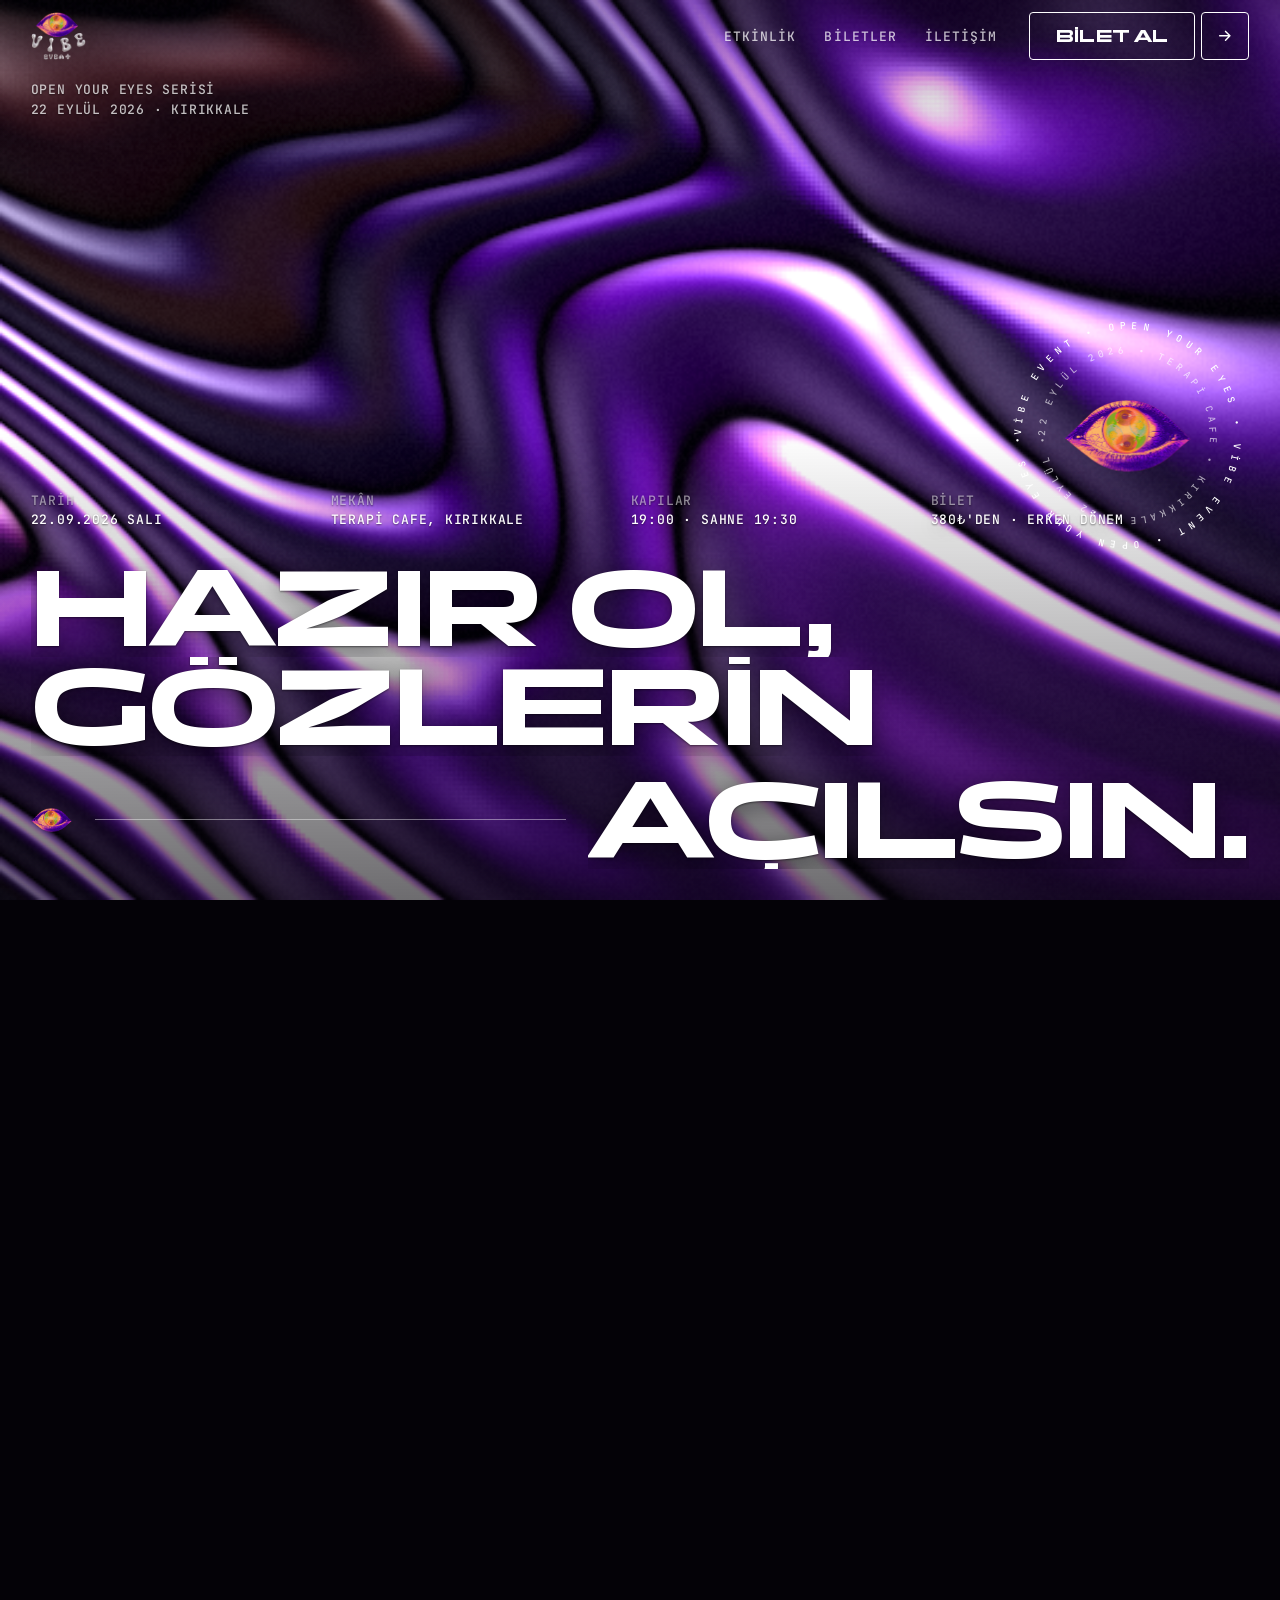
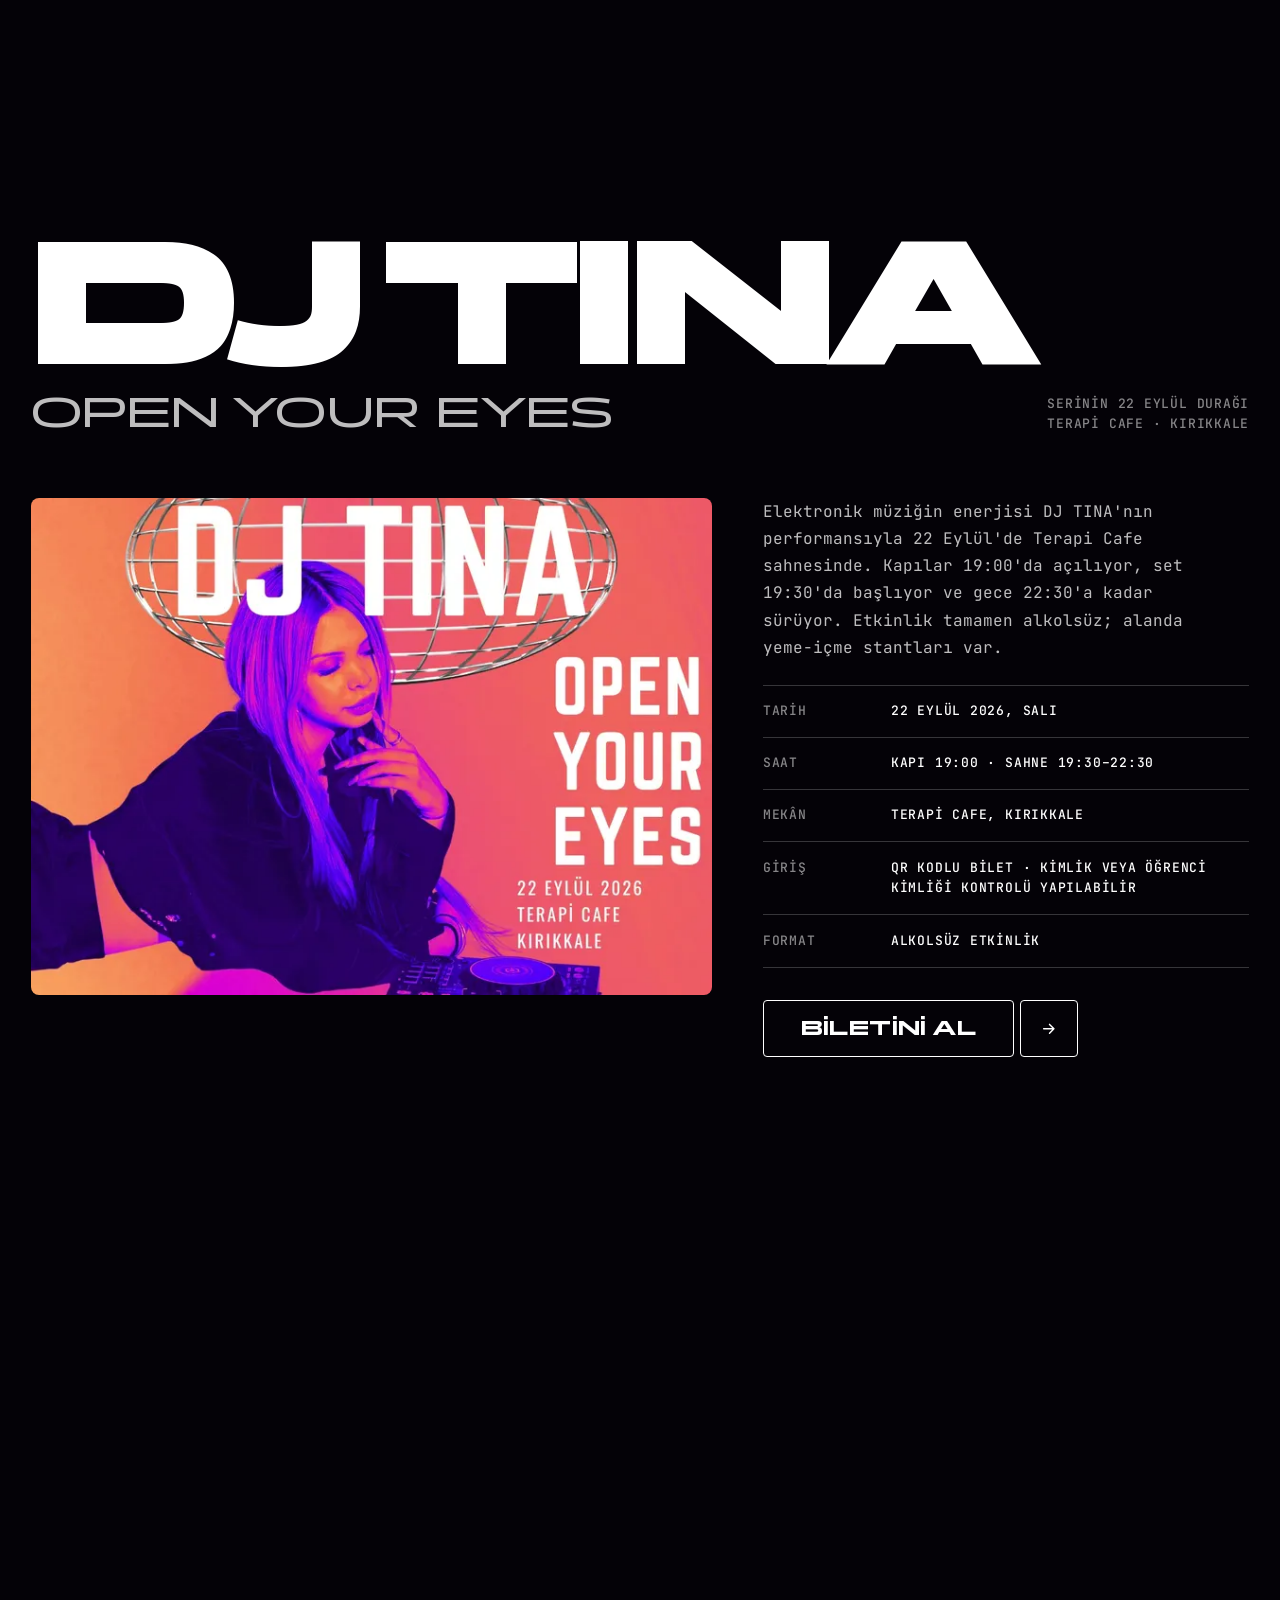
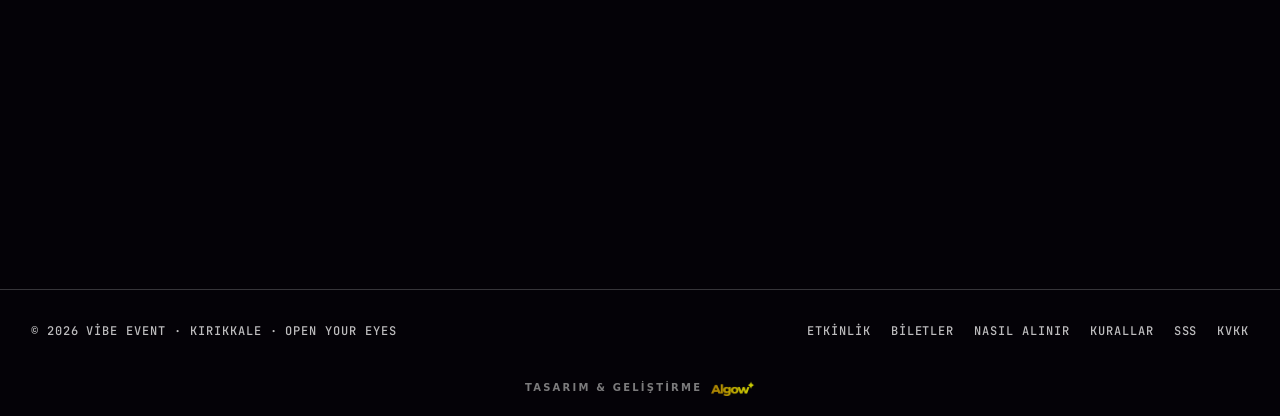
<file: index.html>
<!doctype html>
<html lang="tr">
<head>
<meta charset="utf-8">
<meta name="viewport" content="width=device-width,initial-scale=1">
<title>Vibe Event · Kırıkkale'de müzik, dans ve iyi enerji</title>
<meta name="description" content="Vibe Event, Kırıkkale'de alkolsüz ve enerjisi yüksek elektronik müzik geceleri düzenler. Open Your Eyes serisinin 22 Eylül 2026 durağında DJ TINA Terapi Cafe sahnesinde. Biletin QR kodlu olarak e-postana gelir.">
<meta name="theme-color" content="#040207">
<link rel="icon" type="image/png" sizes="32x32" href="assets/img/favicon-32.png">
<link rel="icon" type="image/png" sizes="512x512" href="assets/img/favicon-512.png">
<link rel="apple-touch-icon" href="assets/img/apple-touch-icon.png">
<link rel="manifest" href="site.webmanifest">
<meta property="og:type" content="website">
<meta property="og:locale" content="tr_TR">
<meta property="og:site_name" content="Vibe Event">
<meta property="og:title" content="Vibe Event · DJ TINA – Open Your Eyes · 22 Eylül 2026, Kırıkkale">
<meta property="og:description" content="Kırıkkale'de alkolsüz, enerjisi yüksek bir elektronik müzik gecesi. Kapılar 19:00, sahne 19:30. Biletini QR kodlu olarak e-postana al.">
<meta property="og:image" content="https://ilyas-jpg.github.io/vibe-event/assets/img/og-dj-tina.jpg">
<meta property="og:image:width" content="1200">
<meta property="og:image:height" content="630">
<meta name="twitter:card" content="summary_large_image">
<link rel="preload" href="assets/fonts/panchang-700-tr.woff2" as="font" type="font/woff2" crossorigin>
<link rel="preload" href="assets/fonts/jetbrains-mono-tr.woff2" as="font" type="font/woff2" crossorigin>
<link rel="stylesheet" href="assets/css/site.css">
<script type="application/ld+json">
{
  "@context": "https://schema.org",
  "@type": "MusicEvent",
  "name": "DJ TINA – Open Your Eyes",
  "description": "Vibe Event'in Open Your Eyes serisi: DJ TINA ile alkolsüz elektronik müzik gecesi. Kapılar 19:00, sahne 19:30–22:30.",
  "startDate": "2026-09-22T19:30:00+03:00",
  "endDate": "2026-09-22T22:30:00+03:00",
  "doorTime": "2026-09-22T19:00:00+03:00",
  "eventStatus": "https://schema.org/EventScheduled",
  "eventAttendanceMode": "https://schema.org/OfflineEventAttendanceMode",
  "location": {"@type": "Place", "name": "Terapi Cafe", "address": {"@type": "PostalAddress", "addressLocality": "Kırıkkale", "addressCountry": "TR"}},
  "image": ["https://ilyas-jpg.github.io/vibe-event/assets/img/og-dj-tina.jpg"],
  "performer": {"@type": "MusicGroup", "name": "DJ TINA"},
  "organizer": {"@type": "Organization", "name": "Vibe Event", "url": "https://www.instagram.com/vibe.eventt/"},
  "offers": [
    {"@type": "Offer", "name": "Tek Tabanca (1 kişi)", "price": "380", "priceCurrency": "TRY", "url": "https://ilyas-jpg.github.io/vibe-event/bilet.html", "availability": "https://schema.org/InStock"},
    {"@type": "Offer", "name": "Ayrılmaz İkili (2 kişi)", "price": "700", "priceCurrency": "TRY", "url": "https://ilyas-jpg.github.io/vibe-event/bilet.html", "availability": "https://schema.org/InStock"},
    {"@type": "Offer", "name": "Üçlü Kampanya (3 kişi)", "price": "1000", "priceCurrency": "TRY", "url": "https://ilyas-jpg.github.io/vibe-event/bilet.html", "availability": "https://schema.org/InStock"}
  ]
}
</script>
</head>
<body class="kilit">

<div class="yukleme" id="yukleme" aria-hidden="true">
  <picture><source srcset="assets/brand/vibe-logo-goz-256.webp" type="image/webp"><img class="yukleme-goz" src="assets/brand/vibe-logo-goz-256.png" width="256" height="147" alt="" decoding="async"></picture>
  <div class="yukleme-sayac"><span id="sayac">00</span></div>
  <div class="yukleme-not">Vibe Event · Kırıkkale</div>
</div>

<header class="ust" id="ust">
  <a class="marka" href="index.html" aria-label="Vibe Event ana sayfa">
    <picture><source srcset="assets/brand/vibe-logo-lockup-240.webp 1x, assets/brand/vibe-logo-lockup-480.webp 2x" type="image/webp"><img src="assets/brand/vibe-logo-lockup-240.png" width="240" height="207" alt="Vibe Event"></picture>
  </a>
  <p class="ust-orta">Kırıkkale'de alkolsüz<br>elektronik müzik geceleri</p>
  <div class="ust-sag">
    <nav class="nav" id="nav" aria-label="Site menüsü">
      <a href="#etkinlik">Etkinlik</a>
      <a href="#biletler">Biletler</a>
      <a href="#iletisim">İletişim</a>
      <button class="nav-kapat" type="button" id="navKapat">Kapat</button>
    </nav>
    <a class="cta" href="bilet.html">
      <span class="cta-etiket">Bilet al</span>
      <span class="cta-ikon" aria-hidden="true"><svg class="ikon" viewBox="0 0 24 24"><path d="M5 12h14M13 6l6 6-6 6"/></svg></span>
    </a>
    <button class="menu-btn" type="button" id="menuBtn" aria-expanded="false" aria-controls="nav">Menü</button>
  </div>
</header>

<main>

  <section class="hero" id="hero">
    <div class="hero-sabit">
      <canvas id="hero-canvas" aria-hidden="true"></canvas>
      <img class="hero-yedek" src="assets/img/hero-fallback.jpg" srcset="assets/img/hero-fallback-720.webp 720w, assets/img/hero-fallback.webp 1400w" sizes="100vw" alt="" aria-hidden="true" loading="lazy">
      <div class="hero-ic">
        <p class="hero-not">Open Your Eyes serisi<br>22 Eylül 2026 · Kırıkkale</p>
        <div class="madalyon" aria-hidden="true">
          <svg viewBox="0 0 320 320">
            <defs>
              <path id="halkaDis1" d="M160,160 m-140,0 a140,140 0 1,1 280,0 a140,140 0 1,1 -280,0"/>
              <path id="halkaIc1" d="M160,160 m-108,0 a108,108 0 1,1 216,0 a108,108 0 1,1 -216,0"/>
            </defs>
            <image href="assets/brand/vibe-logo-goz-256.png" x="76" y="112" width="168" height="97"/>
            <g class="halka halka-dis"><text><textPath href="#halkaDis1" textLength="879" lengthAdjust="spacing">Vibe Event • Open Your Eyes • Vibe Event • Open Your Eyes • </textPath></text></g>
            <g class="halka halka-ic"><text><textPath href="#halkaIc1" textLength="678" lengthAdjust="spacing">22 Eylül 2026 • Terapi Cafe • Kırıkkale • 22 Eylül • </textPath></text></g>
          </svg>
        </div>
        <div class="hero-alt-blok">
          <div class="hud">
            <div><span>Tarih</span>22.09.2026 Salı</div>
            <div><span>Mekân</span>Terapi Cafe, Kırıkkale</div>
            <div><span>Kapılar</span>19:00 · Sahne 19:30</div>
            <div><span>Bilet</span>380₺'den · Erken dönem</div>
          </div>
          <h1 class="hero-baslik">
            <span class="satir" style="--d:.05s"><span>Hazır ol,</span></span>
            <span class="satir" style="--d:.15s"><span>gözlerin</span></span>
          </h1>
          <div class="hero-son">
            <img src="assets/brand/vibe-logo-goz-256.png" width="256" height="147" alt="">
            <span class="cizgi" aria-hidden="true"></span>
            <span class="satir hero-baslik" style="--d:.28s"><span>açılsın.</span></span>
          </div>
        </div>
      </div>
    </div>
  </section>

  <section class="blok" id="etkinlik">
    <div class="blok-ic">
      <h2 class="dev rv">DJ TINA</h2>
      <div class="dev-alt rv" style="--d:.1s">
        <div class="seri">Open Your Eyes</div>
        <div class="etiket">Serinin 22 Eylül durağı<br>Terapi Cafe · Kırıkkale</div>
      </div>
      <div class="etkinlik-grid">
        <div class="afis rv" id="afis" style="--d:.15s">
          <picture>
            <source srcset="assets/img/dj-tina-open-your-eyes-720.webp 720w, assets/img/dj-tina-open-your-eyes.webp 1080w" sizes="(max-width:1024px) 100vw, 56vw" type="image/webp">
            <img src="assets/img/dj-tina-open-your-eyes.jpg" width="1080" height="787" alt="DJ TINA – Open Your Eyes etkinlik afişi: 22 Eylül 2026, Terapi Cafe, Kırıkkale" loading="lazy">
          </picture>
        </div>
        <div class="rv" style="--d:.25s">
          <p class="kunye-giris">Elektronik müziğin enerjisi DJ TINA'nın performansıyla 22 Eylül'de Terapi Cafe sahnesinde. Kapılar 19:00'da açılıyor, set 19:30'da başlıyor ve gece 22:30'a kadar sürüyor. Etkinlik tamamen alkolsüz; alanda yeme-içme stantları var.</p>
          <div class="kunye">
            <div><span>Tarih</span>22 Eylül 2026, Salı</div>
            <div><span>Saat</span>Kapı 19:00 · Sahne 19:30–22:30</div>
            <div><span>Mekân</span>Terapi Cafe, Kırıkkale</div>
            <div><span>Giriş</span>QR kodlu bilet · kimlik veya öğrenci kimliği kontrolü yapılabilir</div>
            <div><span>Format</span>Alkolsüz etkinlik</div>
          </div>
          <div class="kunye-cta">
            <a class="cta cta-buyuk" href="bilet.html">
              <span class="cta-etiket">Biletini al</span>
              <span class="cta-ikon" aria-hidden="true"><svg class="ikon" viewBox="0 0 24 24"><path d="M5 12h14M13 6l6 6-6 6"/></svg></span>
            </a>
          </div>
        </div>
      </div>
    </div>
  </section>

  <section class="blok" id="biletler">
    <div class="blok-ic">
      <div class="bilet-bas rv">
        <h2 class="bolum-baslik">Erken dönem<br>biletler</h2>
        <p class="etiket">Fiyat bilet sayısına göre değişiyor; arkadaşlarınla geldikçe kişi başı düşüyor. Ödeme IBAN ile, biletin QR kodlu olarak e-postana geliyor.</p>
      </div>
      <div class="fiyat-liste rv" style="--d:.1s">
        <a class="fiyat-satir" href="bilet.html">
          <span class="ad">Tek Tabanca</span>
          <span class="meta">1 kişi · kişi başı 380₺</span>
          <span class="tutar">380₺</span>
        </a>
        <a class="fiyat-satir" href="bilet.html">
          <span class="ad">Ayrılmaz İkili</span>
          <span class="meta">2 kişi · kişi başı 350₺</span>
          <span class="tutar">700₺</span>
        </a>
        <a class="fiyat-satir" href="bilet.html">
          <span class="ad">Üçlü Kampanya</span>
          <span class="meta">3 kişi · kişi başı 333₺ · en avantajlı</span>
          <span class="tutar">1.000₺</span>
        </a>
      </div>
      <div class="bilet-alt rv" style="--d:.15s">
        <p class="etiket">IBAN'a gönder, dekontunu yükle, onaylanınca QR kodlu biletin e-postana gelsin.</p>
        <a class="cta cta-buyuk" href="bilet.html">
          <span class="cta-etiket">Bilet al</span>
          <span class="cta-ikon" aria-hidden="true"><svg class="ikon" viewBox="0 0 24 24"><path d="M5 12h14M13 6l6 6-6 6"/></svg></span>
        </a>
      </div>
    </div>
  </section>

  <section class="blok marquee-blok" id="kurallar">
    <div class="marquee" aria-hidden="true">
      <div class="marquee-ic" id="marquee">
        <span>Open Your Eyes <i>•</i> 22 Eylül <i>•</i> Terapi Cafe <i>•</i> Alkolsüz <i>•</i> </span>
        <span>Open Your Eyes <i>•</i> 22 Eylül <i>•</i> Terapi Cafe <i>•</i> Alkolsüz <i>•</i> </span>
        <span>Open Your Eyes <i>•</i> 22 Eylül <i>•</i> Terapi Cafe <i>•</i> Alkolsüz <i>•</i> </span>
        <span>Open Your Eyes <i>•</i> 22 Eylül <i>•</i> Terapi Cafe <i>•</i> Alkolsüz <i>•</i> </span>
      </div>
    </div>
    <div class="kural-ozet">
      <div class="rv"><b>Giriş</b>Kapı açılış saatinde alanda ol. Girişte kimlik veya öğrenci kimliği kontrolü yapılabilir; kimliğini yanında bulundur.</div>
      <div class="rv" style="--d:.1s"><b>Alan</b>Kesici, yanıcı, sivri nesneler ve açık paket sigara alana alınmaz. Dışarıdan yiyecek-içecek yok; stantlar içeride.</div>
      <div class="rv" style="--d:.2s"><b>Alkol</b>Etkinlik tamamen alkolsüz. Alanda satış yok, dışarıdan alkollü içecek sokulması kesinlikle yasak.<br><a class="baglanti" href="bilet.html#kurallar">Tüm kurallar <svg class="ikon" viewBox="0 0 24 24"><path d="M5 12h14M13 6l6 6-6 6"/></svg></a></div>
    </div>
  </section>

  <section class="blok" id="iletisim">
    <div class="blok-ic iletisim-grid">
      <div>
        <h2 class="dev rv">Sen de yerini ayırt.</h2>
        <p class="etiket rv" style="--d:.1s">Sorular, iş birlikleri ve kulis için Instagram'dan yaz; en hızlı oradan dönüyoruz. Biletini de tek tıkla alabilirsin.</p>
        <a class="cta cta-buyuk rv" style="--d:.15s" href="bilet.html">
          <span class="cta-etiket">Biletini al</span>
          <span class="cta-ikon" aria-hidden="true"><svg class="ikon" viewBox="0 0 24 24"><path d="M5 12h14M13 6l6 6-6 6"/></svg></span>
        </a>
      </div>
      <div class="ig-liste rv" style="--d:.2s">
        <a class="ig" href="https://www.instagram.com/vibe.eventt/" target="_blank" rel="noopener">
          <span>@vibe.eventt <small>· Vibe Event resmi hesabı</small></span>
          <svg class="ikon" viewBox="0 0 24 24" aria-hidden="true"><rect x="2.5" y="2.5" width="19" height="19" rx="5.5"/><circle cx="12" cy="12" r="4.3"/><circle cx="17.4" cy="6.6" r="1.1" fill="currentColor" stroke="none"/></svg>
        </a>
        <a class="ig" href="https://www.instagram.com/tugceshtx/" target="_blank" rel="noopener">
          <span>@tugceshtx <small>· Organizasyon ekibi</small></span>
          <svg class="ikon" viewBox="0 0 24 24" aria-hidden="true"><rect x="2.5" y="2.5" width="19" height="19" rx="5.5"/><circle cx="12" cy="12" r="4.3"/><circle cx="17.4" cy="6.6" r="1.1" fill="currentColor" stroke="none"/></svg>
        </a>
      </div>
    </div>
  </section>

</main>

<footer class="altbilgi">
  <div class="altbilgi-ic">
    <p>© <span class="yil">2026</span> Vibe Event · Kırıkkale · Open Your Eyes</p>
    <nav aria-label="Altbilgi menüsü">
      <a href="#etkinlik">Etkinlik</a>
      <a href="#biletler">Biletler</a>
      <a href="bilet.html#nasil">Nasıl alınır</a>
      <a href="bilet.html#kurallar">Kurallar</a>
      <a href="bilet.html#sss">SSS</a>
      <a href="kvkk.html">KVKK</a>
    </nav>
    <!-- Algow imza -->
    <div class="algow-credit-wrap">
      <a class="algow-credit" href="https://algow.net" target="_blank" rel="noopener" aria-label="Algow tarafından tasarlandı ve geliştirildi">
        <span>Tasarım &amp; Geliştirme</span>
        <img src="assets/img/algow-wordmark.webp" alt="Algow" width="58" height="20" loading="lazy" decoding="async">
      </a>
    </div>
  </div>
</footer>

<script src="assets/js/lenis.min.js" defer></script>
<script src="assets/js/hero-shader.js" defer></script>
<script src="assets/js/site.js" defer></script>
</body>
</html>
</file>
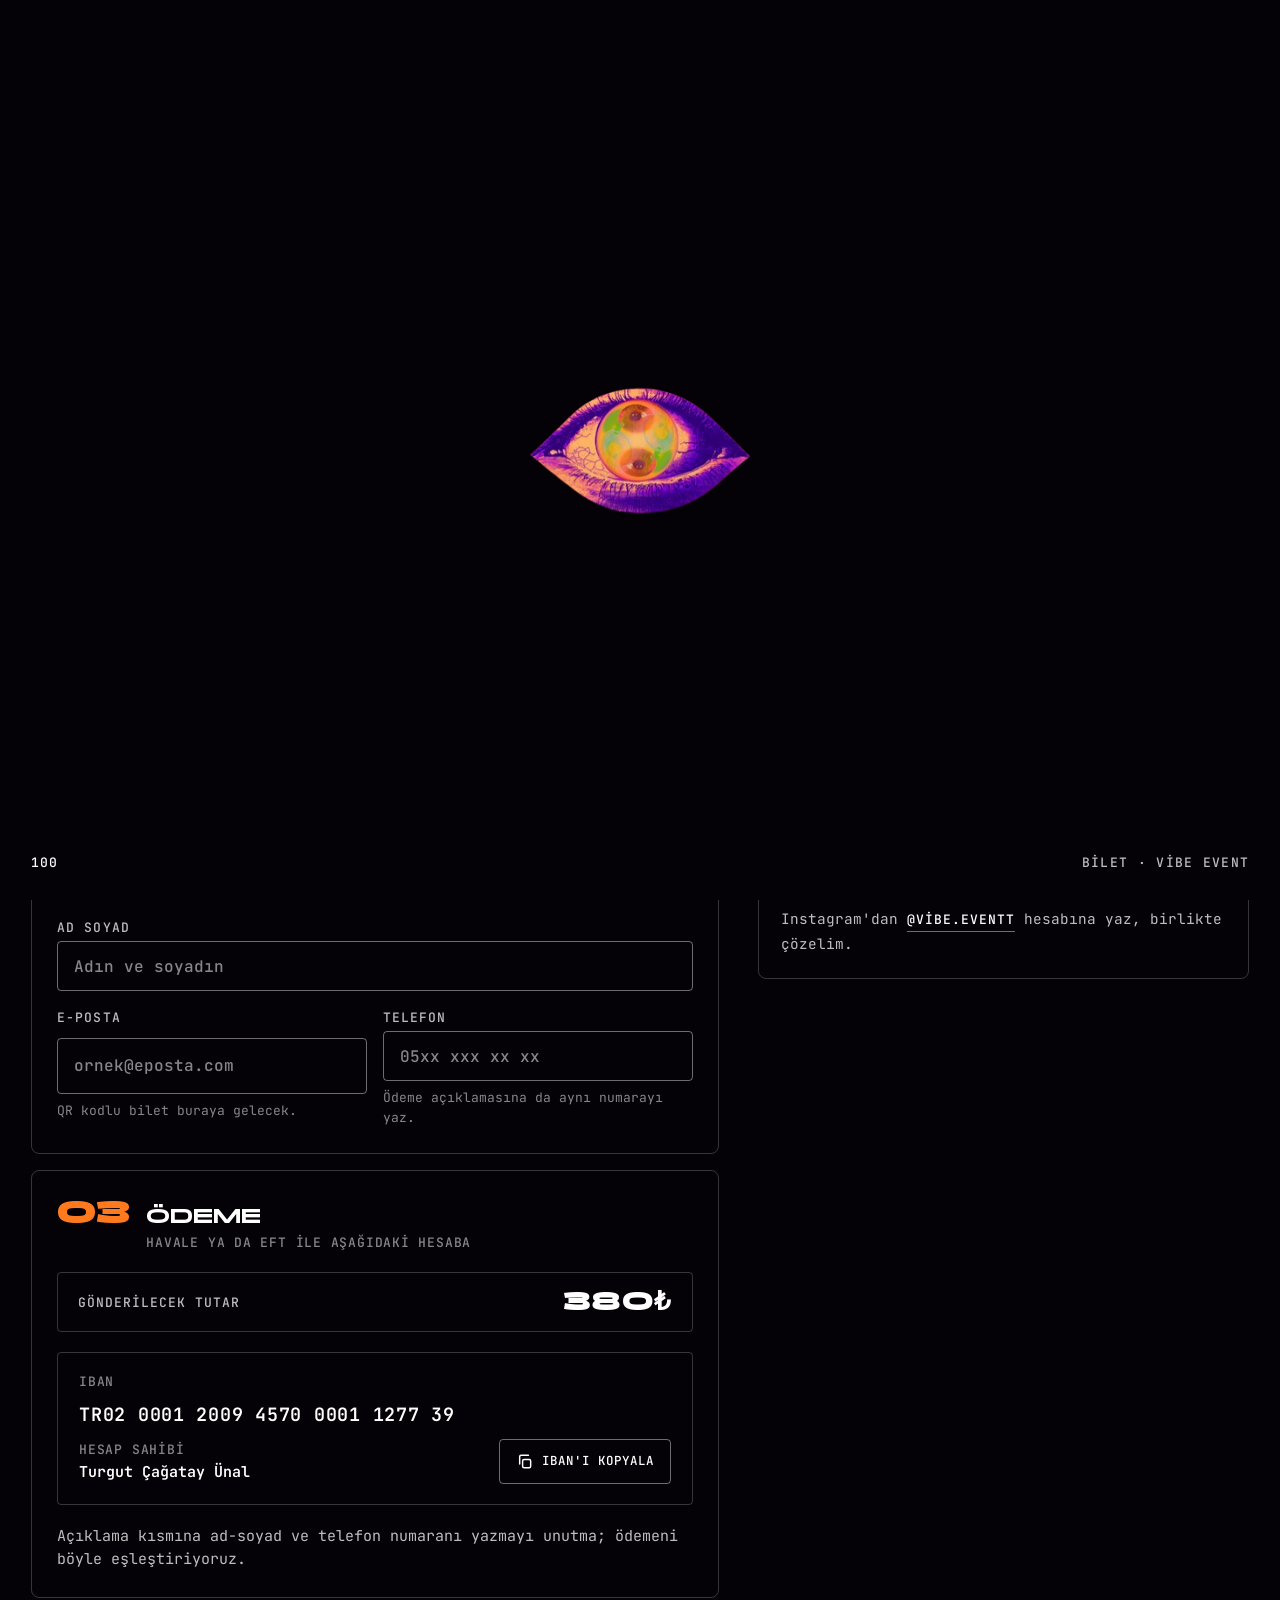
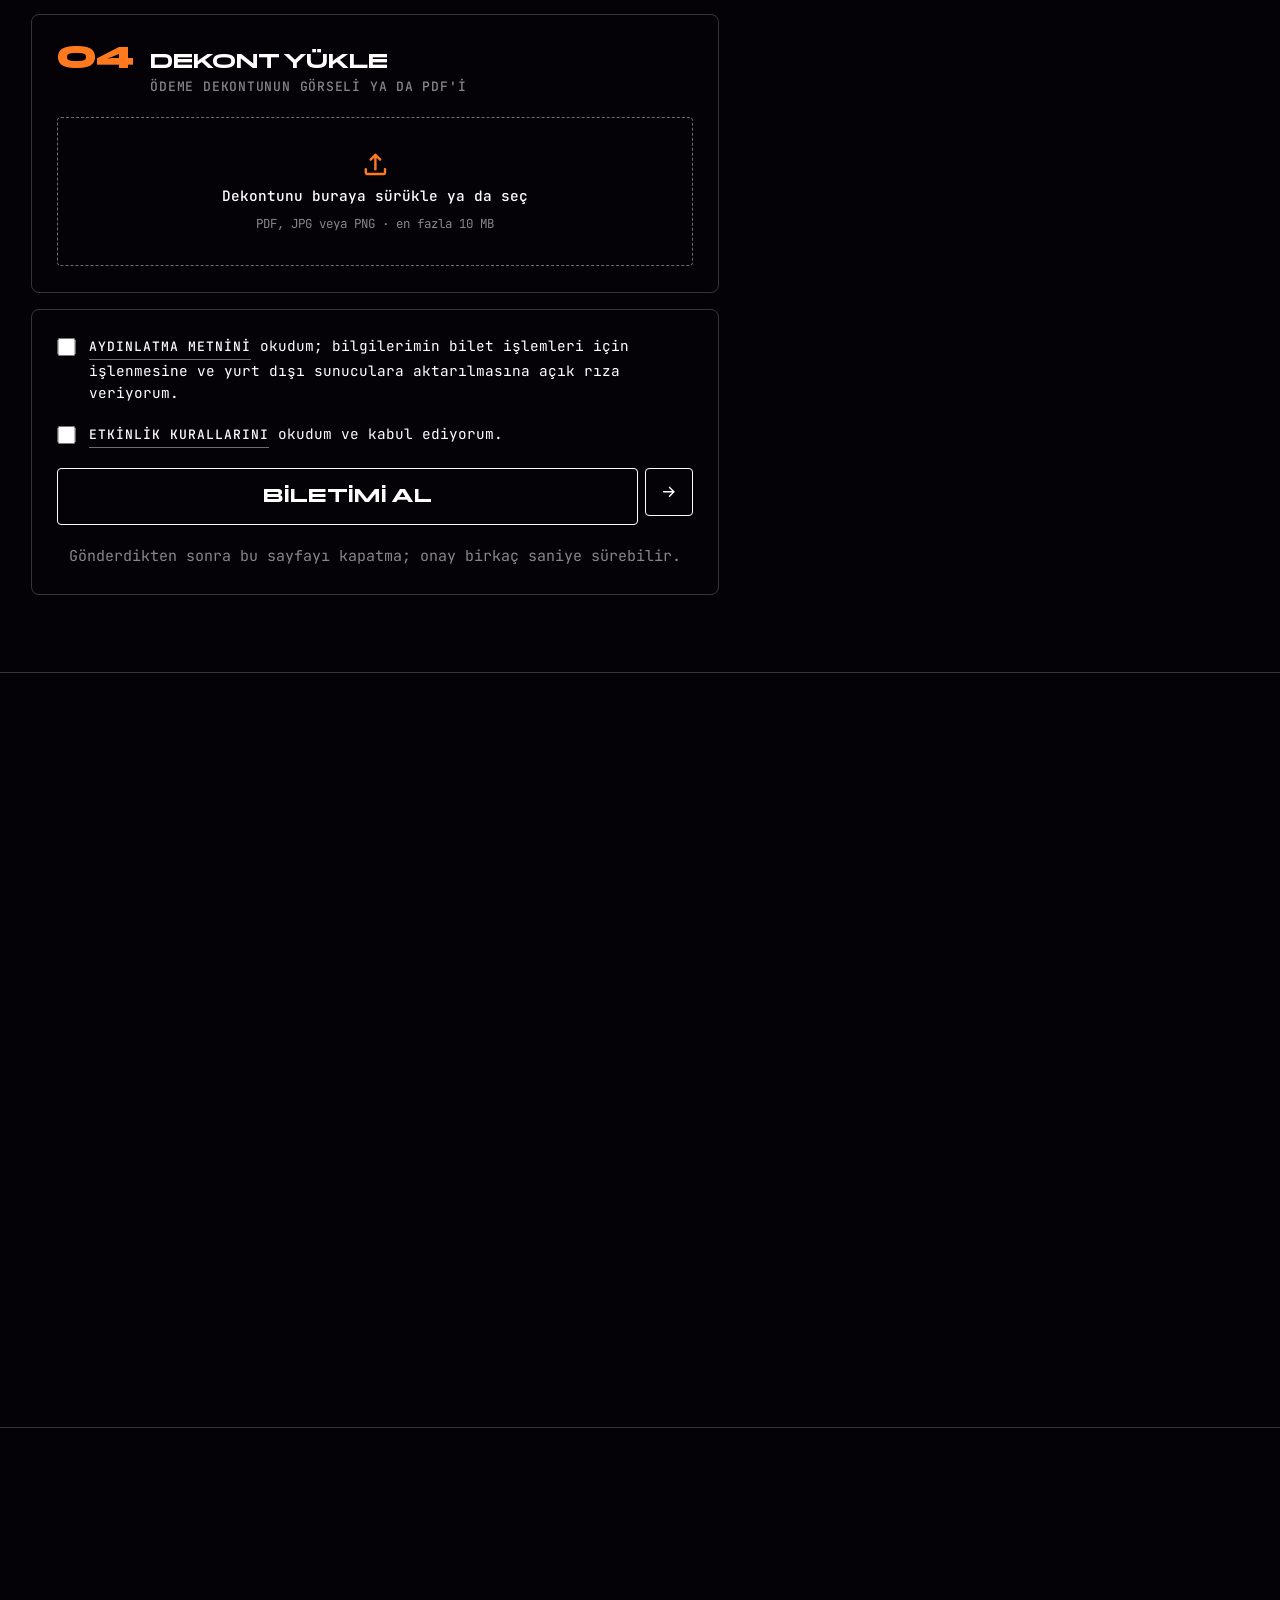
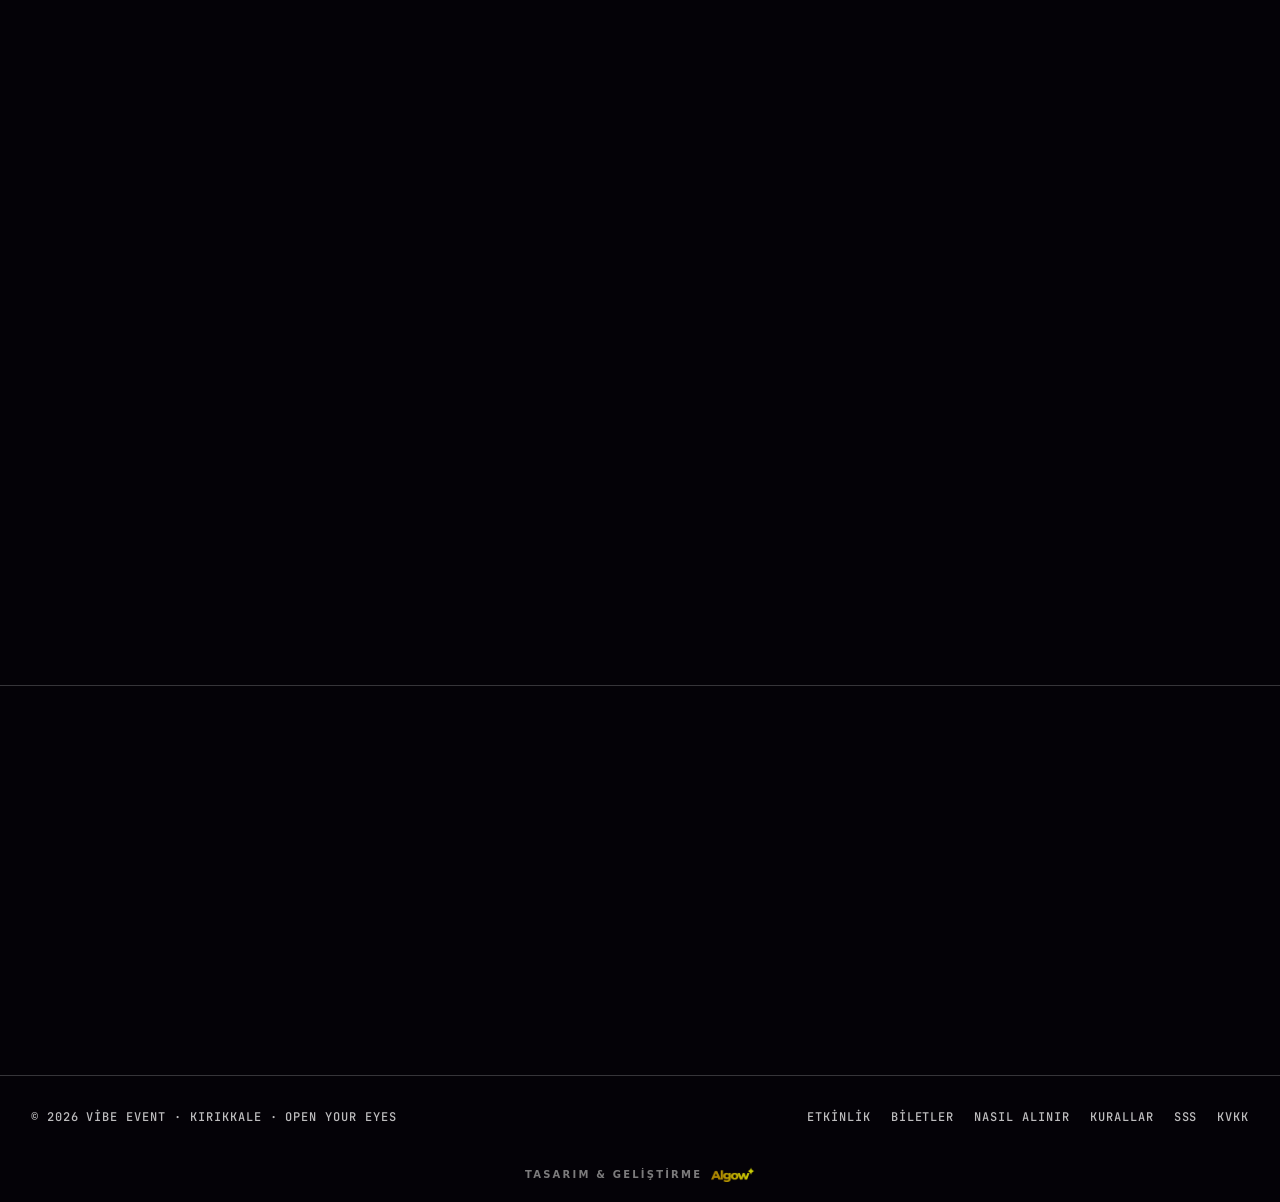
<file: bilet.html>
<!doctype html>
<html lang="tr">
<head>
<meta charset="utf-8">
<meta name="viewport" content="width=device-width,initial-scale=1">
<title>Bilet al · DJ TINA – Open Your Eyes · Vibe Event</title>
<meta name="description" content="DJ TINA – Open Your Eyes (22 Eylül 2026, Terapi Cafe, Kırıkkale) için biletini al. Bilet sayısını seç, ücreti IBAN'a gönder, dekontunu yükle; QR kodlu biletin e-postana gelsin.">
<meta name="theme-color" content="#040207">
<link rel="icon" type="image/png" sizes="32x32" href="assets/img/favicon-32.png">
<link rel="icon" type="image/png" sizes="512x512" href="assets/img/favicon-512.png">
<link rel="apple-touch-icon" href="assets/img/apple-touch-icon.png">
<link rel="manifest" href="site.webmanifest">
<meta property="og:type" content="website">
<meta property="og:locale" content="tr_TR">
<meta property="og:site_name" content="Vibe Event">
<meta property="og:title" content="Bilet al · DJ TINA – Open Your Eyes · 22 Eylül 2026, Kırıkkale">
<meta property="og:description" content="Bilet sayısını seç, ücreti gönder, dekontunu yükle. QR kodlu biletin e-postana gelsin.">
<meta property="og:image" content="https://ilyas-jpg.github.io/vibe-event/assets/img/og-dj-tina.jpg">
<meta name="twitter:card" content="summary_large_image">
<link rel="preload" href="assets/fonts/panchang-700-tr.woff2" as="font" type="font/woff2" crossorigin>
<link rel="preload" href="assets/fonts/jetbrains-mono-tr.woff2" as="font" type="font/woff2" crossorigin>
<link rel="stylesheet" href="assets/css/site.css">
</head>
<body class="kilit">

<div class="yukleme" id="yukleme" aria-hidden="true">
  <picture><source srcset="assets/brand/vibe-logo-goz-256.webp" type="image/webp"><img class="yukleme-goz" src="assets/brand/vibe-logo-goz-256.png" width="256" height="147" alt="" decoding="async"></picture>
  <div class="yukleme-sayac"><span id="sayac">00</span></div>
  <div class="yukleme-not">Bilet · Vibe Event</div>
</div>

<header class="ust dolu" id="ust">
  <a class="marka" href="index.html" aria-label="Vibe Event ana sayfa">
    <picture><source srcset="assets/brand/vibe-logo-lockup-240.webp 1x, assets/brand/vibe-logo-lockup-480.webp 2x" type="image/webp"><img src="assets/brand/vibe-logo-lockup-240.png" width="240" height="207" alt="Vibe Event"></picture>
  </a>
  <p class="ust-orta">DJ TINA · Open Your Eyes<br>22 Eylül 2026 · Kırıkkale</p>
  <div class="ust-sag">
    <nav class="nav" id="nav" aria-label="Site menüsü">
      <a href="index.html#etkinlik">Etkinlik</a>
      <a href="index.html#biletler">Biletler</a>
      <a href="index.html#iletisim">İletişim</a>
      <button class="nav-kapat" type="button" id="navKapat">Kapat</button>
    </nav>
    <a class="cta" href="#mainTicketForm">
      <span class="cta-etiket">Forma git</span>
      <span class="cta-ikon" aria-hidden="true"><svg class="ikon" viewBox="0 0 24 24"><path d="M12 5v14M6 13l6 6 6-6"/></svg></span>
    </a>
    <button class="menu-btn" type="button" id="menuBtn" aria-expanded="false" aria-controls="nav">Menü</button>
  </div>
</header>

<main id="anaSayfa">

  <section class="sayfa-bas">
    <div class="sayfa-bas-arka" aria-hidden="true"></div>
    <div class="sayfa-bas-ic">
      <h1 class="dev">Biletini al,<br>yerini ayırt.</h1>
      <div class="hud">
        <div><span>Etkinlik</span>DJ TINA · Open Your Eyes</div>
        <div><span>Tarih</span>22.09.2026 Salı</div>
        <div><span>Mekân</span>Terapi Cafe, Kırıkkale</div>
        <div><span>Kapılar</span>19:00 · Sahne 19:30</div>
      </div>
    </div>
  </section>

  <div class="bilet-ic">

    <form id="mainTicketForm" novalidate>

      <section class="form-panel" aria-labelledby="adim1">
        <div class="panel-bas">
          <span class="no" aria-hidden="true">01</span>
          <div><h2 id="adim1">Bilet seçimi</h2><p>Kaç kişi geliyorsunuz?</p></div>
        </div>
        <div class="secenekler" role="radiogroup" aria-label="Bilet sayısı">
          <label class="secenek">
            <input type="radio" name="bilet" value="1" data-tutar="380" data-kisi="1" checked>
            <div><strong>Tek Tabanca</strong><span>1 kişi</span></div>
            <div class="tutar">380₺</div>
          </label>
          <label class="secenek">
            <input type="radio" name="bilet" value="2" data-tutar="700" data-kisi="2">
            <div><strong>Ayrılmaz İkili</strong><span>2 kişi · kişi başı 350₺</span></div>
            <div class="tutar">700₺</div>
          </label>
          <label class="secenek">
            <input type="radio" name="bilet" value="3" data-tutar="1000" data-kisi="3">
            <div><strong>Üçlü Kampanya</strong><span>3 kişi · kişi başı 333₺</span></div>
            <div class="tutar">1.000₺</div>
          </label>
        </div>
      </section>

      <section class="form-panel" aria-labelledby="adim2">
        <div class="panel-bas">
          <span class="no" aria-hidden="true">02</span>
          <div><h2 id="adim2">Kişisel bilgiler</h2><p>Biletler bu e-postaya gönderilecek</p></div>
        </div>
        <div class="alan">
          <label for="adSoyad">Ad Soyad</label>
          <input type="text" id="adSoyad" name="adSoyad" autocomplete="name" required placeholder="Adın ve soyadın">
        </div>
        <div class="alan" id="alanAd2" hidden>
          <label for="adSoyad2">2. kişinin adı soyadı</label>
          <input type="text" id="adSoyad2" name="adSoyad2" placeholder="Arkadaşının adı ve soyadı">
        </div>
        <div class="alan" id="alanAd3" hidden>
          <label for="adSoyad3">3. kişinin adı soyadı</label>
          <input type="text" id="adSoyad3" name="adSoyad3" placeholder="Arkadaşının adı ve soyadı">
        </div>
        <div class="alan-grid">
          <div class="alan">
            <label for="email">E-posta</label>
            <input type="email" id="email" name="email" autocomplete="email" inputmode="email" required placeholder="ornek@eposta.com">
            <span class="yardim">QR kodlu bilet buraya gelecek.</span>
          </div>
          <div class="alan">
            <label for="telefon">Telefon</label>
            <input type="tel" id="telefon" name="telefon" autocomplete="tel" inputmode="tel" required placeholder="05xx xxx xx xx">
            <span class="yardim">Ödeme açıklamasına da aynı numarayı yaz.</span>
          </div>
        </div>
      </section>

      <section class="form-panel" aria-labelledby="adim3">
        <div class="panel-bas">
          <span class="no" aria-hidden="true">03</span>
          <div><h2 id="adim3">Ödeme</h2><p>Havale ya da EFT ile aşağıdaki hesaba</p></div>
        </div>
        <div class="tutar-satir">
          <span>Gönderilecek tutar</span>
          <output id="tutar" for="mainTicketForm">380₺</output>
        </div>
        <div class="iban">
          <span class="etiket">IBAN</span>
          <code id="ibanMetin">TR02 0001 2009 4570 0001 1277 39</code>
          <div class="iban-alt">
            <div><span class="etiket">Hesap sahibi</span><br><strong>Turgut Çağatay Ünal</strong></div>
            <button class="kopyala" type="button" id="ibanKopyala" data-iban="TR020001200945700001127739">
              <svg class="ikon" viewBox="0 0 24 24" aria-hidden="true"><rect x="9" y="9" width="11" height="11" rx="2"/><path d="M5 15V5a2 2 0 0 1 2-2h10"/></svg>
              IBAN'ı kopyala
            </button>
          </div>
        </div>
        <p class="yardim" style="color:var(--metin-2)">Açıklama kısmına ad-soyad ve telefon numaranı yazmayı unutma; ödemeni böyle eşleştiriyoruz.</p>
      </section>

      <section class="form-panel" aria-labelledby="adim4">
        <div class="panel-bas">
          <span class="no" aria-hidden="true">04</span>
          <div><h2 id="adim4">Dekont yükle</h2><p>Ödeme dekontunun görseli ya da PDF'i</p></div>
        </div>
        <label class="dekont" id="dekontAlani" for="fileInput">
          <svg class="ikon" viewBox="0 0 24 24" aria-hidden="true"><path d="M12 16V4m0 0 4 4m-4-4-4 4M4 16v3a1 1 0 0 0 1 1h14a1 1 0 0 0 1-1v-3"/></svg>
          <strong>Dekontunu buraya sürükle ya da seç</strong>
          <span>PDF, JPG veya PNG · en fazla 10 MB</span>
          <span class="dosya-adi" id="selectedFileName"></span>
        </label>
        <input type="file" id="fileInput" class="gizli" accept="application/pdf,image/*,.pdf,.jpg,.jpeg,.png">
      </section>

      <section class="form-panel" aria-label="Onay ve gönder">
        <div class="gizli" aria-hidden="true"><label for="websiteAlani">Web sitesi</label><input type="text" id="websiteAlani" name="website" tabindex="-1" autocomplete="off"></div>
        <label class="onay" for="kvkkCheck">
          <input type="checkbox" id="kvkkCheck" required>
          <span><a class="baglanti" href="kvkk.html" target="_blank" rel="noopener">Aydınlatma metnini</a> okudum; bilgilerimin bilet işlemleri için işlenmesine ve yurt dışı sunuculara aktarılmasına açık rıza veriyorum.</span>
        </label>
        <label class="onay" for="rulesCheck">
          <input type="checkbox" id="rulesCheck" required>
          <span><a class="baglanti" href="#kurallar">Etkinlik kurallarını</a> okudum ve kabul ediyorum.</span>
        </label>
        <div class="hata" id="errorBox" role="alert"></div>
        <button class="cta gonder" type="submit" id="submitButton">
          <span class="cta-etiket">Biletimi al</span>
          <span class="cta-ikon" aria-hidden="true"><svg class="ikon" viewBox="0 0 24 24"><path d="M5 12h14M13 6l6 6-6 6"/></svg></span>
        </button>
        <p class="yardim" style="text-align:center;color:var(--metin-3)">Gönderdikten sonra bu sayfayı kapatma; onay birkaç saniye sürebilir.</p>
      </section>

    </form>

    <aside class="yan">
      <div class="yan-panel">
        <div class="ozet">
          <img src="assets/img/dj-tina-open-your-eyes-720.webp" width="88" height="64" alt="" loading="lazy">
          <div>
            <strong>DJ TINA · Open Your Eyes</strong>
            <span>22 Eylül 2026, Salı · Kapı 19:00</span>
            <span>Terapi Cafe, Kırıkkale · Alkolsüz</span>
          </div>
        </div>
      </div>
      <div class="yan-panel">
        <h2>Biletin nasıl gelecek?</h2>
        <ol class="mini-adimlar">
          <li>Bilgilerini doldurup ödemeni yap, dekontunu yükle.</li>
          <li>Ödemen kontrol edilir; onaylanınca biletin otomatik olarak e-postana gönderilir.</li>
          <li>Biletindeki QR kod ile etkinlik alanına giriş yaparsın.</li>
          <li>Bileti mailinde bulamazsan spam klasörünü kontrol et; hâlâ yoksa Instagram'dan yaz.</li>
        </ol>
      </div>
      <div class="yan-panel">
        <h2>Takılırsan</h2>
        <p style="color:var(--metin-2);font-size:.9rem;line-height:1.6">Instagram'dan <a class="baglanti" href="https://www.instagram.com/vibe.eventt/" target="_blank" rel="noopener">@vibe.eventt</a> hesabına yaz, birlikte çözelim.</p>
      </div>
    </aside>

  </div>

  <section class="icerik-blok" id="nasil">
    <div class="blok-ic">
      <div>
        <h2 class="bolum-baslik">Bilet nasıl<br>alınır?</h2>
        <p class="etiket" style="color:var(--metin-3);margin-top:1rem;max-width:30rem">Beş adım, iki dakika. Formu doldur, ücreti gönder, dekontunu yükle; gerisini biz hallediyoruz.</p>
      </div>
      <ol class="adimlar">
        <li class="adim"><span class="no" aria-hidden="true">01</span><div><h3>Formu doldur</h3><p>Kaç kişi geleceğini seç, ad-soyad, e-posta ve telefon bilgilerini gir. Biletin bu e-postaya gelecek.</p></div></li>
        <li class="adim"><span class="no" aria-hidden="true">02</span><div><h3>Ücreti IBAN'a gönder</h3><p>Formdaki IBAN'a seçtiğin biletin ücretini havale ya da EFT ile gönder.</p></div></li>
        <li class="adim"><span class="no" aria-hidden="true">03</span><div><h3>Açıklamaya ad-soyad ve telefon yaz</h3><p>Ödeme açıklamasına adını, soyadını ve telefon numaranı yaz ki seni bulabilelim.</p></div></li>
        <li class="adim"><span class="no" aria-hidden="true">04</span><div><h3>Dekontunu yükle</h3><p>Dekontun görselini ya da PDF'ini forma yükle ve gönder. Onay için ödeme kontrolü yapılıyor.</p></div></li>
        <li class="adim"><span class="no" aria-hidden="true">05</span><div><h3>Biletin e-postana gelsin</h3><p>Onaylanınca QR kodlu dijital biletin e-posta adresine gönderilir. QR kodunu etkinlik gününe kadar sakla, kimseyle paylaşma.</p></div></li>
      </ol>
    </div>
  </section>

  <section class="icerik-blok" id="kurallar">
    <div class="blok-ic">
      <div>
        <h2 class="bolum-baslik">Etkinlik<br>kuralları</h2>
        <p class="etiket" style="color:var(--metin-3);margin-top:1rem;max-width:30rem">Herkesin iyi bir gece geçirmesi için birkaç net kural. Bilet alırken bunları okuduğunu onaylıyorsun.</p>
      </div>
      <div class="kurallar">
        <article class="kural">
          <h3>Giriş ve kontrol</h3>
          <p>Yoğunluk yaşamamak ve program başlangıcını kaçırmamak için kapı açılış saatinde alanda olmanı öneririz. Girişte kimlik veya öğrenci kimliği kontrolü yapılabilir; kimliğini yanında bulundur.</p>
        </article>
        <article class="kural">
          <h3>Aman Ali Rıza Bey, ağzımızın tadı kaçmasın</h3>
          <p>Diğer katılımcıların güvenliğini veya huzurunu tehdit eden, taşkınlık, fiziksel ya da sözlü taciz veya alana zarar verici eylemlerde bulunanlar organizasyon ve güvenlik inisiyatifiyle derhal alandan uzaklaştırılır. Bu gerekçeyle çıkarılanların bileti iptal edilir; bilet bedeli iade edilmez.</p>
        </article>
        <article class="kural">
          <h3>Kişisel eşyalar</h3>
          <p>Alandaki eşyalarının sorumluluğu sana ait. Güvenlik gerekçesiyle kesici, yanıcı, sivri nesneler ve açık paket sigara alana alınmaz.</p>
        </article>
        <article class="kural">
          <h3>Alkol detoksu</h3>
          <p>Etkinlik tamamen alkolsüz. Alanda alkol satışı yok; dışarıdan alkollü içecek sokulması kesinlikle yasak.</p>
        </article>
        <article class="kural">
          <h3>Yiyecek ve içecek</h3>
          <p>Mekân kuralı gereği alanda yeme-içme stantları var; dışarıdan yiyecek ve içecek alınmıyor.</p>
        </article>
      </div>
    </div>
  </section>

  <section class="icerik-blok" id="sss">
    <div class="blok-ic">
      <div>
        <h2 class="bolum-baslik">Biletin nasıl<br>gelecek?</h2>
        <p class="etiket" style="color:var(--metin-3);margin-top:1rem;max-width:30rem">En çok sorulanlar bir arada. Cevabını bulamazsan Instagram'dan yaz.</p>
      </div>
      <div class="sss">
        <details>
          <summary>Biletim ne zaman gelir?<svg class="ikon" viewBox="0 0 24 24" aria-hidden="true"><path d="m6 9 6 6 6-6"/></svg></summary>
          <p>Bilgilerini doldurup ödemeni yaptıktan ve dekontunu yükledikten sonra ödemen kontrol edilir. Onaylandığında biletin otomatik olarak e-posta adresine gönderilir.</p>
        </details>
        <details>
          <summary>Bilet e-postası gelmedi, ne yapmalıyım?<svg class="ikon" viewBox="0 0 24 24" aria-hidden="true"><path d="m6 9 6 6 6-6"/></svg></summary>
          <p>Önce spam ya da gereksiz klasörünü kontrol et. Hâlâ yoksa Instagram'dan @vibe.eventt hesabına yaz; birlikte bakalım.</p>
        </details>
        <details>
          <summary>Girişte ne göstereceğim?<svg class="ikon" viewBox="0 0 24 24" aria-hidden="true"><path d="m6 9 6 6 6-6"/></svg></summary>
          <p>Biletindeki QR kod ile etkinlik alanına giriş yaparsın. Kimlik kontrolü yapılabileceği için kimliğini ya da öğrenci kimliğini yanında bulundur.</p>
        </details>
        <details>
          <summary>Arkadaşlarım için de bilet alabilir miyim?<svg class="ikon" viewBox="0 0 24 24" aria-hidden="true"><path d="m6 9 6 6 6-6"/></svg></summary>
          <p>Evet. İkili ve üçlü seçeneklerde formda açılan ek ad-soyad alanlarına arkadaşlarının adlarını yaz; biletler aynı e-postaya gelir.</p>
        </details>
      </div>
    </div>
  </section>

</main>

<div class="ortu" id="loadingOverlay" aria-live="assertive" aria-busy="true">
  <div class="ortu-kutu">
    <div class="donen" aria-hidden="true"></div>
    <h2>Biletin hazırlanıyor</h2>
    <p>Ödemen ve bilgilerin kontrol ediliyor. Lütfen bu ekranı kapatma.</p>
  </div>
</div>

<div class="ortu" id="successScreen" role="dialog" aria-modal="true" aria-labelledby="basariBaslik">
  <div class="ortu-kutu">
    <img src="assets/brand/vibe-logo-lockup-240.png" width="240" height="207" alt="Vibe Event">
    <h2 id="basariBaslik">Aramıza hoş geldin</h2>
    <p>DJ TINA · Open Your Eyes · 22 Eylül 2026, Kırıkkale</p>
    <p class="etiket" id="basariEtiket" style="color:var(--metin-3)">Bilet numaran</p>
    <div class="bilet-no" id="successTicketId">-</div>
    <p id="basariNot">Biletin ve QR kodun e-posta adresine gönderildi. Gelmediyse spam klasörünü kontrol et. Dans pistinde görüşürüz.</p>
    <a class="cta" href="index.html"><span class="cta-etiket">Ana sayfaya dön</span><span class="cta-ikon" aria-hidden="true"><svg class="ikon" viewBox="0 0 24 24"><path d="M5 12h14M13 6l6 6-6 6"/></svg></span></a>
  </div>
</div>

<!-- Apps Script cevap iframe'i: bilet sistemi buraya yanıt verir, sayfa postMessage ile dinler -->
<iframe name="appsScriptResponse" id="appsScriptResponse" title="Bilet sistemi yanıtı" tabindex="-1" aria-hidden="true"></iframe>

<footer class="altbilgi">
  <div class="altbilgi-ic">
    <p>© <span class="yil">2026</span> Vibe Event · Kırıkkale · Open Your Eyes</p>
    <nav aria-label="Altbilgi menüsü">
      <a href="index.html#etkinlik">Etkinlik</a>
      <a href="index.html#biletler">Biletler</a>
      <a href="#nasil">Nasıl alınır</a>
      <a href="#kurallar">Kurallar</a>
      <a href="#sss">SSS</a>
      <a href="kvkk.html">KVKK</a>
    </nav>
    <!-- Algow imza -->
    <div class="algow-credit-wrap">
      <a class="algow-credit" href="https://algow.net" target="_blank" rel="noopener" aria-label="Algow tarafından tasarlandı ve geliştirildi">
        <span>Tasarım &amp; Geliştirme</span>
        <img src="assets/img/algow-wordmark.webp" alt="Algow" width="58" height="20" loading="lazy" decoding="async">
      </a>
    </div>
  </div>
</footer>

<script src="assets/js/lenis.min.js" defer></script>
<script src="assets/js/site.js" defer></script>
<script src="assets/js/bilet.js" defer></script>
</body>
</html>
</file>
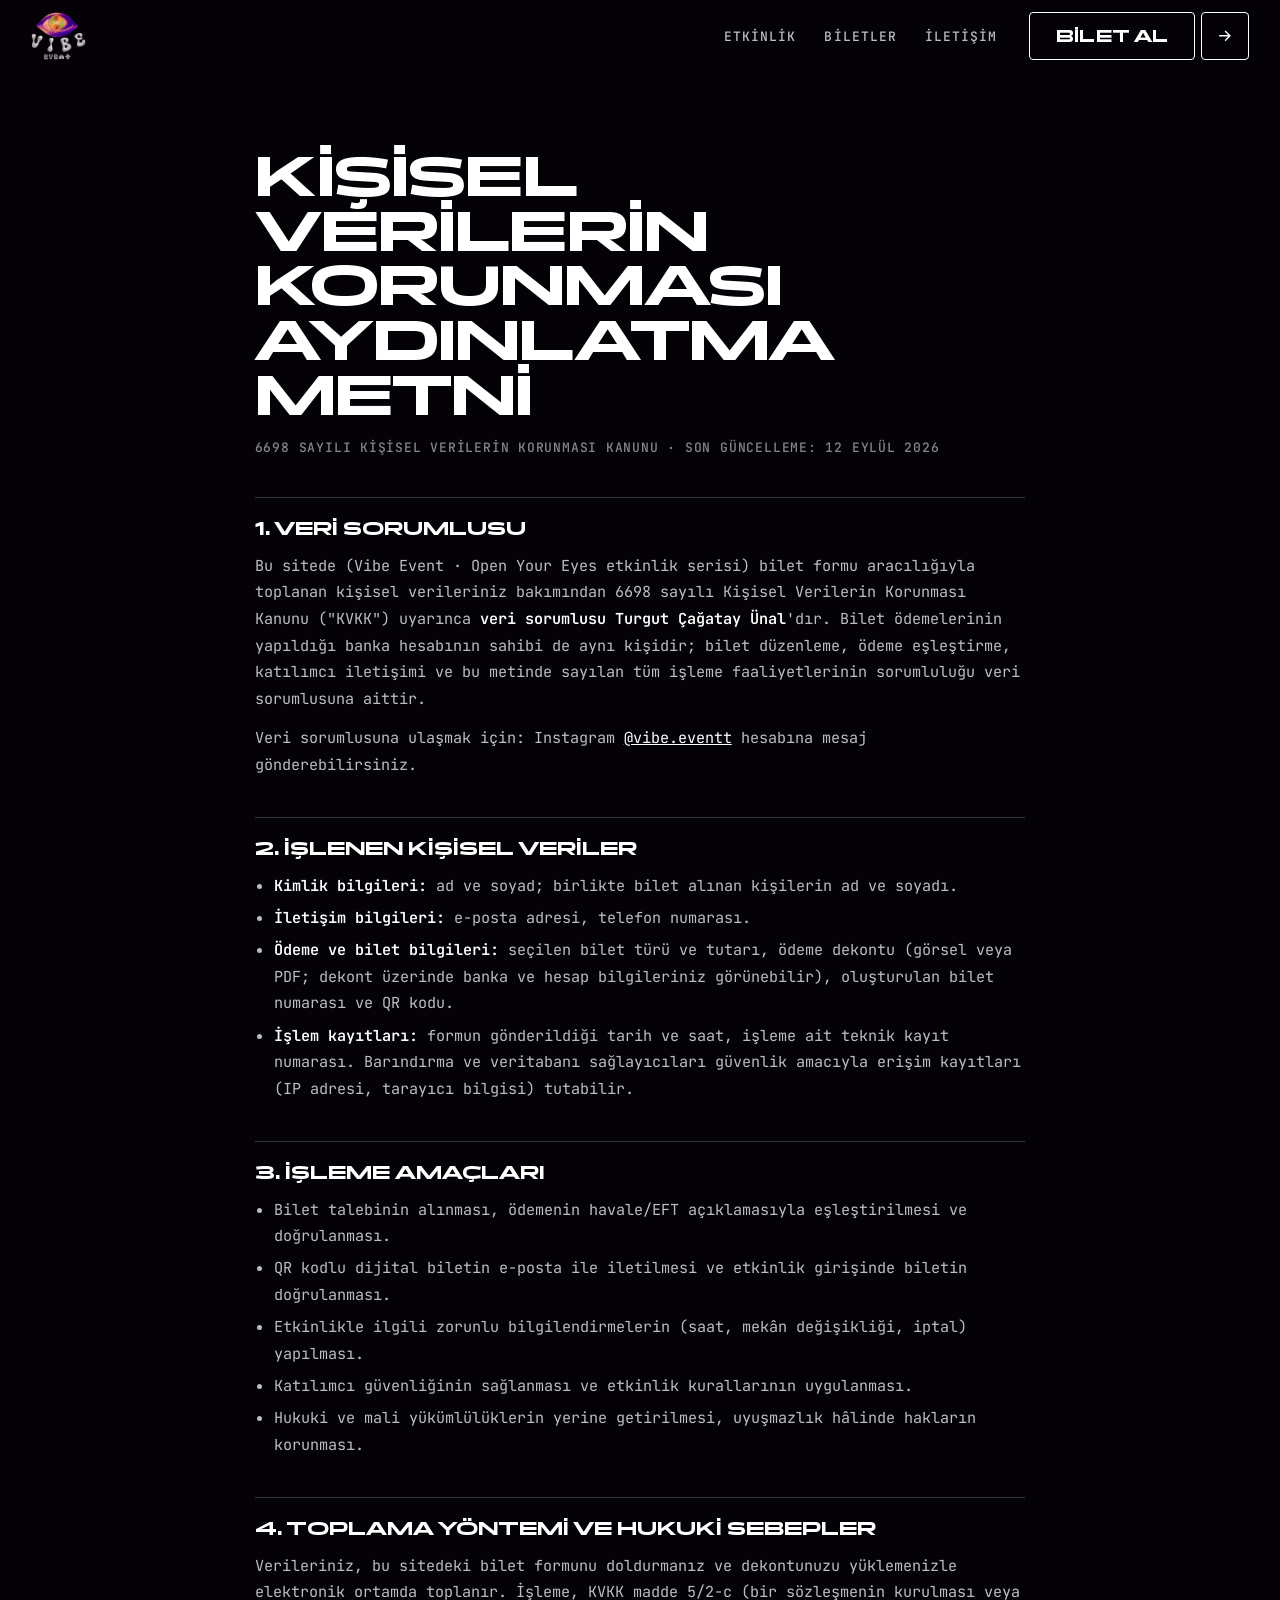
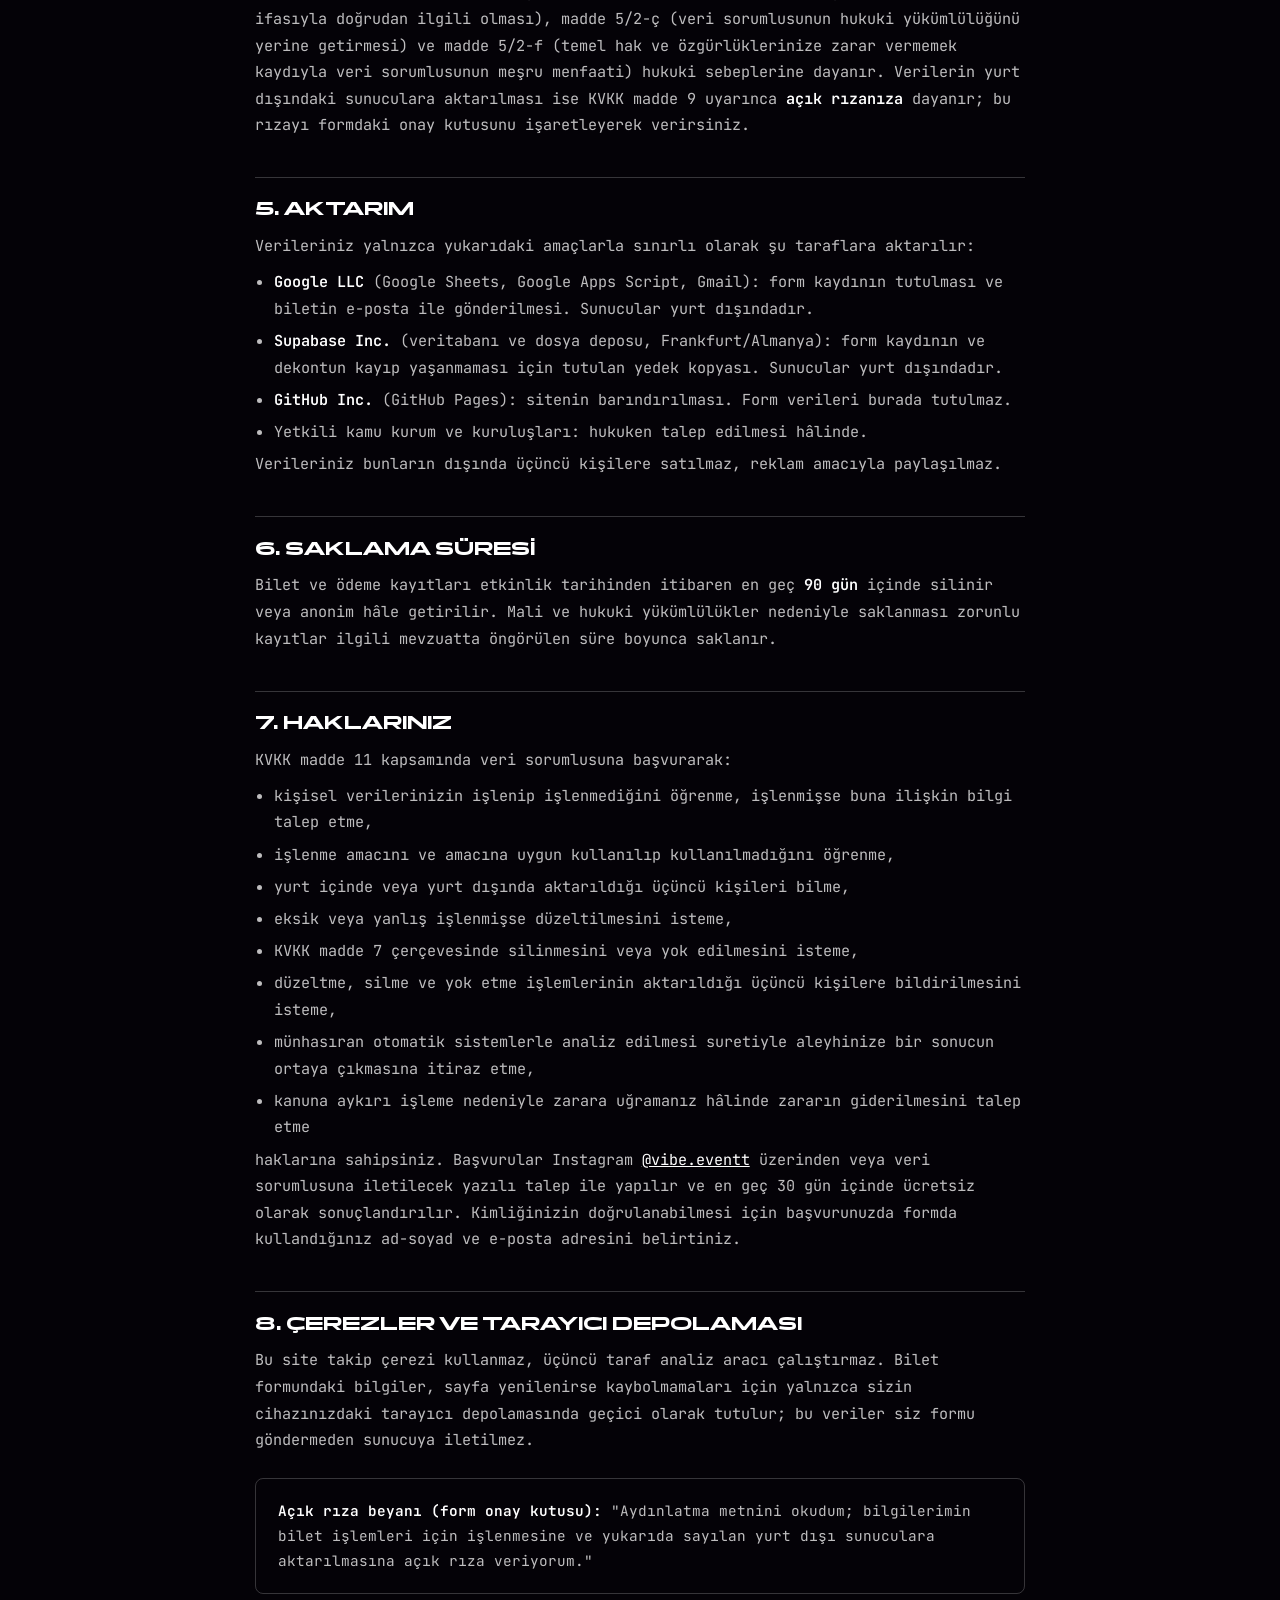
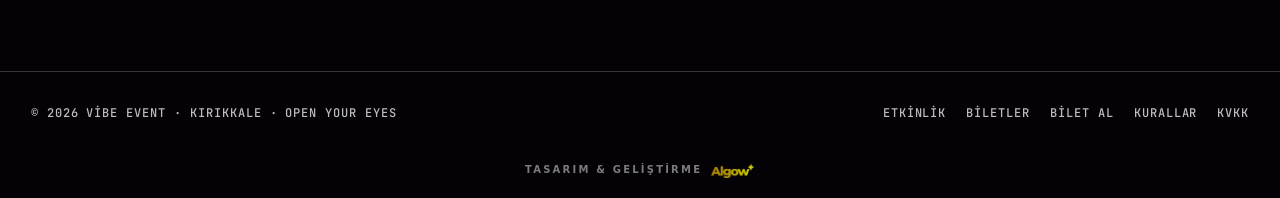
<file: kvkk.html>
<!doctype html>
<html lang="tr">
<head>
<meta charset="utf-8">
<meta name="viewport" content="width=device-width,initial-scale=1">
<title>KVKK Aydınlatma Metni · Vibe Event</title>
<meta name="description" content="Vibe Event bilet formunda toplanan kişisel verilerin işlenmesine ilişkin 6698 sayılı KVKK kapsamında aydınlatma metni. Veri sorumlusu: Turgut Çağatay Ünal.">
<meta name="robots" content="index,follow">
<meta name="theme-color" content="#040207">
<link rel="icon" type="image/png" sizes="32x32" href="assets/img/favicon-32.png">
<link rel="icon" type="image/png" sizes="512x512" href="assets/img/favicon-512.png">
<link rel="apple-touch-icon" href="assets/img/apple-touch-icon.png">
<link rel="manifest" href="site.webmanifest">
<link rel="preload" href="assets/fonts/panchang-700-tr.woff2" as="font" type="font/woff2" crossorigin>
<link rel="preload" href="assets/fonts/jetbrains-mono-tr.woff2" as="font" type="font/woff2" crossorigin>
<link rel="stylesheet" href="assets/css/site.css">
<style>
.metin{max-width:52rem;padding:calc(var(--ust) + clamp(2.5rem,6vw,5rem)) var(--pad) clamp(3rem,6vw,5rem);margin-inline:auto}
.metin h1{font:700 clamp(2rem,5vw,3.6rem)/.95 var(--display);text-transform:uppercase;letter-spacing:-.015em}
.metin h2{font:700 1.15rem/1.25 var(--display);text-transform:uppercase;margin:2.4rem 0 .8rem;padding-top:1.2rem;border-top:1px solid var(--cizgi)}
.metin p,.metin li{font:400 .95rem/1.75 var(--mono);color:var(--metin-2)}
.metin p+p{margin-top:.8rem}
.metin ul{margin:.6rem 0 0;padding-left:1.2rem}
.metin li{margin:.35rem 0}
.metin strong{color:#fff;font-weight:600}
.metin .etiket{color:var(--metin-3);margin-top:1rem;display:block}
.metin a{color:#fff}
.kutu{border:1px solid var(--cizgi);border-radius:.5rem;padding:1.2rem 1.4rem;margin-top:1.5rem}
.kutu p{font-size:.9rem}
</style>
</head>
<body class="hazir">

<header class="ust dolu" id="ust">
  <a class="marka" href="index.html" aria-label="Vibe Event ana sayfa">
    <picture><source srcset="assets/brand/vibe-logo-lockup-240.webp" type="image/webp"><img src="assets/brand/vibe-logo-lockup-240.png" width="240" height="207" alt="Vibe Event"></picture>
  </a>
  <div class="ust-sag">
    <nav class="nav" id="nav" aria-label="Site menüsü">
      <a href="index.html#etkinlik">Etkinlik</a>
      <a href="index.html#biletler">Biletler</a>
      <a href="index.html#iletisim">İletişim</a>
      <button class="nav-kapat" type="button" id="navKapat">Kapat</button>
    </nav>
    <a class="cta" href="bilet.html"><span class="cta-etiket">Bilet al</span><span class="cta-ikon" aria-hidden="true"><svg class="ikon" viewBox="0 0 24 24"><path d="M5 12h14M13 6l6 6-6 6"/></svg></span></a>
    <button class="menu-btn" type="button" id="menuBtn" aria-expanded="false" aria-controls="nav">Menü</button>
  </div>
</header>

<main class="metin">
  <h1>Kişisel verilerin korunması<br>aydınlatma metni</h1>
  <span class="etiket">6698 sayılı Kişisel Verilerin Korunması Kanunu · Son güncelleme: 12 Eylül 2026</span>

  <h2>1. Veri sorumlusu</h2>
  <p>Bu sitede (Vibe Event · Open Your Eyes etkinlik serisi) bilet formu aracılığıyla toplanan kişisel verileriniz bakımından 6698 sayılı Kişisel Verilerin Korunması Kanunu ("KVKK") uyarınca <strong>veri sorumlusu Turgut Çağatay Ünal</strong>'dır. Bilet ödemelerinin yapıldığı banka hesabının sahibi de aynı kişidir; bilet düzenleme, ödeme eşleştirme, katılımcı iletişimi ve bu metinde sayılan tüm işleme faaliyetlerinin sorumluluğu veri sorumlusuna aittir.</p>
  <p>Veri sorumlusuna ulaşmak için: Instagram <a href="https://www.instagram.com/vibe.eventt/" target="_blank" rel="noopener">@vibe.eventt</a> hesabına mesaj gönderebilirsiniz.</p>

  <h2>2. İşlenen kişisel veriler</h2>
  <ul>
    <li><strong>Kimlik bilgileri:</strong> ad ve soyad; birlikte bilet alınan kişilerin ad ve soyadı.</li>
    <li><strong>İletişim bilgileri:</strong> e-posta adresi, telefon numarası.</li>
    <li><strong>Ödeme ve bilet bilgileri:</strong> seçilen bilet türü ve tutarı, ödeme dekontu (görsel veya PDF; dekont üzerinde banka ve hesap bilgileriniz görünebilir), oluşturulan bilet numarası ve QR kodu.</li>
    <li><strong>İşlem kayıtları:</strong> formun gönderildiği tarih ve saat, işleme ait teknik kayıt numarası. Barındırma ve veritabanı sağlayıcıları güvenlik amacıyla erişim kayıtları (IP adresi, tarayıcı bilgisi) tutabilir.</li>
  </ul>

  <h2>3. İşleme amaçları</h2>
  <ul>
    <li>Bilet talebinin alınması, ödemenin havale/EFT açıklamasıyla eşleştirilmesi ve doğrulanması.</li>
    <li>QR kodlu dijital biletin e-posta ile iletilmesi ve etkinlik girişinde biletin doğrulanması.</li>
    <li>Etkinlikle ilgili zorunlu bilgilendirmelerin (saat, mekân değişikliği, iptal) yapılması.</li>
    <li>Katılımcı güvenliğinin sağlanması ve etkinlik kurallarının uygulanması.</li>
    <li>Hukuki ve mali yükümlülüklerin yerine getirilmesi, uyuşmazlık hâlinde hakların korunması.</li>
  </ul>

  <h2>4. Toplama yöntemi ve hukuki sebepler</h2>
  <p>Verileriniz, bu sitedeki bilet formunu doldurmanız ve dekontunuzu yüklemenizle elektronik ortamda toplanır. İşleme, KVKK madde 5/2-c (bir sözleşmenin kurulması veya ifasıyla doğrudan ilgili olması), madde 5/2-ç (veri sorumlusunun hukuki yükümlülüğünü yerine getirmesi) ve madde 5/2-f (temel hak ve özgürlüklerinize zarar vermemek kaydıyla veri sorumlusunun meşru menfaati) hukuki sebeplerine dayanır. Verilerin yurt dışındaki sunuculara aktarılması ise KVKK madde 9 uyarınca <strong>açık rızanıza</strong> dayanır; bu rızayı formdaki onay kutusunu işaretleyerek verirsiniz.</p>

  <h2>5. Aktarım</h2>
  <p>Verileriniz yalnızca yukarıdaki amaçlarla sınırlı olarak şu taraflara aktarılır:</p>
  <ul>
    <li><strong>Google LLC</strong> (Google Sheets, Google Apps Script, Gmail): form kaydının tutulması ve biletin e-posta ile gönderilmesi. Sunucular yurt dışındadır.</li>
    <li><strong>Supabase Inc.</strong> (veritabanı ve dosya deposu, Frankfurt/Almanya): form kaydının ve dekontun kayıp yaşanmaması için tutulan yedek kopyası. Sunucular yurt dışındadır.</li>
    <li><strong>GitHub Inc.</strong> (GitHub Pages): sitenin barındırılması. Form verileri burada tutulmaz.</li>
    <li>Yetkili kamu kurum ve kuruluşları: hukuken talep edilmesi hâlinde.</li>
  </ul>
  <p>Verileriniz bunların dışında üçüncü kişilere satılmaz, reklam amacıyla paylaşılmaz.</p>

  <h2>6. Saklama süresi</h2>
  <p>Bilet ve ödeme kayıtları etkinlik tarihinden itibaren en geç <strong>90 gün</strong> içinde silinir veya anonim hâle getirilir. Mali ve hukuki yükümlülükler nedeniyle saklanması zorunlu kayıtlar ilgili mevzuatta öngörülen süre boyunca saklanır.</p>

  <h2>7. Haklarınız</h2>
  <p>KVKK madde 11 kapsamında veri sorumlusuna başvurarak:</p>
  <ul>
    <li>kişisel verilerinizin işlenip işlenmediğini öğrenme, işlenmişse buna ilişkin bilgi talep etme,</li>
    <li>işlenme amacını ve amacına uygun kullanılıp kullanılmadığını öğrenme,</li>
    <li>yurt içinde veya yurt dışında aktarıldığı üçüncü kişileri bilme,</li>
    <li>eksik veya yanlış işlenmişse düzeltilmesini isteme,</li>
    <li>KVKK madde 7 çerçevesinde silinmesini veya yok edilmesini isteme,</li>
    <li>düzeltme, silme ve yok etme işlemlerinin aktarıldığı üçüncü kişilere bildirilmesini isteme,</li>
    <li>münhasıran otomatik sistemlerle analiz edilmesi suretiyle aleyhinize bir sonucun ortaya çıkmasına itiraz etme,</li>
    <li>kanuna aykırı işleme nedeniyle zarara uğramanız hâlinde zararın giderilmesini talep etme</li>
  </ul>
  <p>haklarına sahipsiniz. Başvurular Instagram <a href="https://www.instagram.com/vibe.eventt/" target="_blank" rel="noopener">@vibe.eventt</a> üzerinden veya veri sorumlusuna iletilecek yazılı talep ile yapılır ve en geç 30 gün içinde ücretsiz olarak sonuçlandırılır. Kimliğinizin doğrulanabilmesi için başvurunuzda formda kullandığınız ad-soyad ve e-posta adresini belirtiniz.</p>

  <h2>8. Çerezler ve tarayıcı depolaması</h2>
  <p>Bu site takip çerezi kullanmaz, üçüncü taraf analiz aracı çalıştırmaz. Bilet formundaki bilgiler, sayfa yenilenirse kaybolmamaları için yalnızca sizin cihazınızdaki tarayıcı depolamasında geçici olarak tutulur; bu veriler siz formu göndermeden sunucuya iletilmez.</p>

  <div class="kutu">
    <p><strong>Açık rıza beyanı (form onay kutusu):</strong> "Aydınlatma metnini okudum; bilgilerimin bilet işlemleri için işlenmesine ve yukarıda sayılan yurt dışı sunuculara aktarılmasına açık rıza veriyorum."</p>
  </div>
</main>

<footer class="altbilgi">
  <div class="altbilgi-ic">
    <p>© <span class="yil">2026</span> Vibe Event · Kırıkkale · Open Your Eyes</p>
    <nav aria-label="Altbilgi menüsü">
      <a href="index.html#etkinlik">Etkinlik</a>
      <a href="index.html#biletler">Biletler</a>
      <a href="bilet.html">Bilet al</a>
      <a href="bilet.html#kurallar">Kurallar</a>
      <a href="kvkk.html">KVKK</a>
    </nav>
    <!-- Algow imza -->
    <div class="algow-credit-wrap">
      <a class="algow-credit" href="https://algow.net" target="_blank" rel="noopener" aria-label="Algow tarafından tasarlandı ve geliştirildi">
        <span>Tasarım &amp; Geliştirme</span>
        <img src="assets/img/algow-wordmark.webp" alt="Algow" width="58" height="20" loading="lazy" decoding="async">
      </a>
    </div>
  </div>
</footer>

<script src="assets/js/site.js" defer></script>
</body>
</html>
</file>
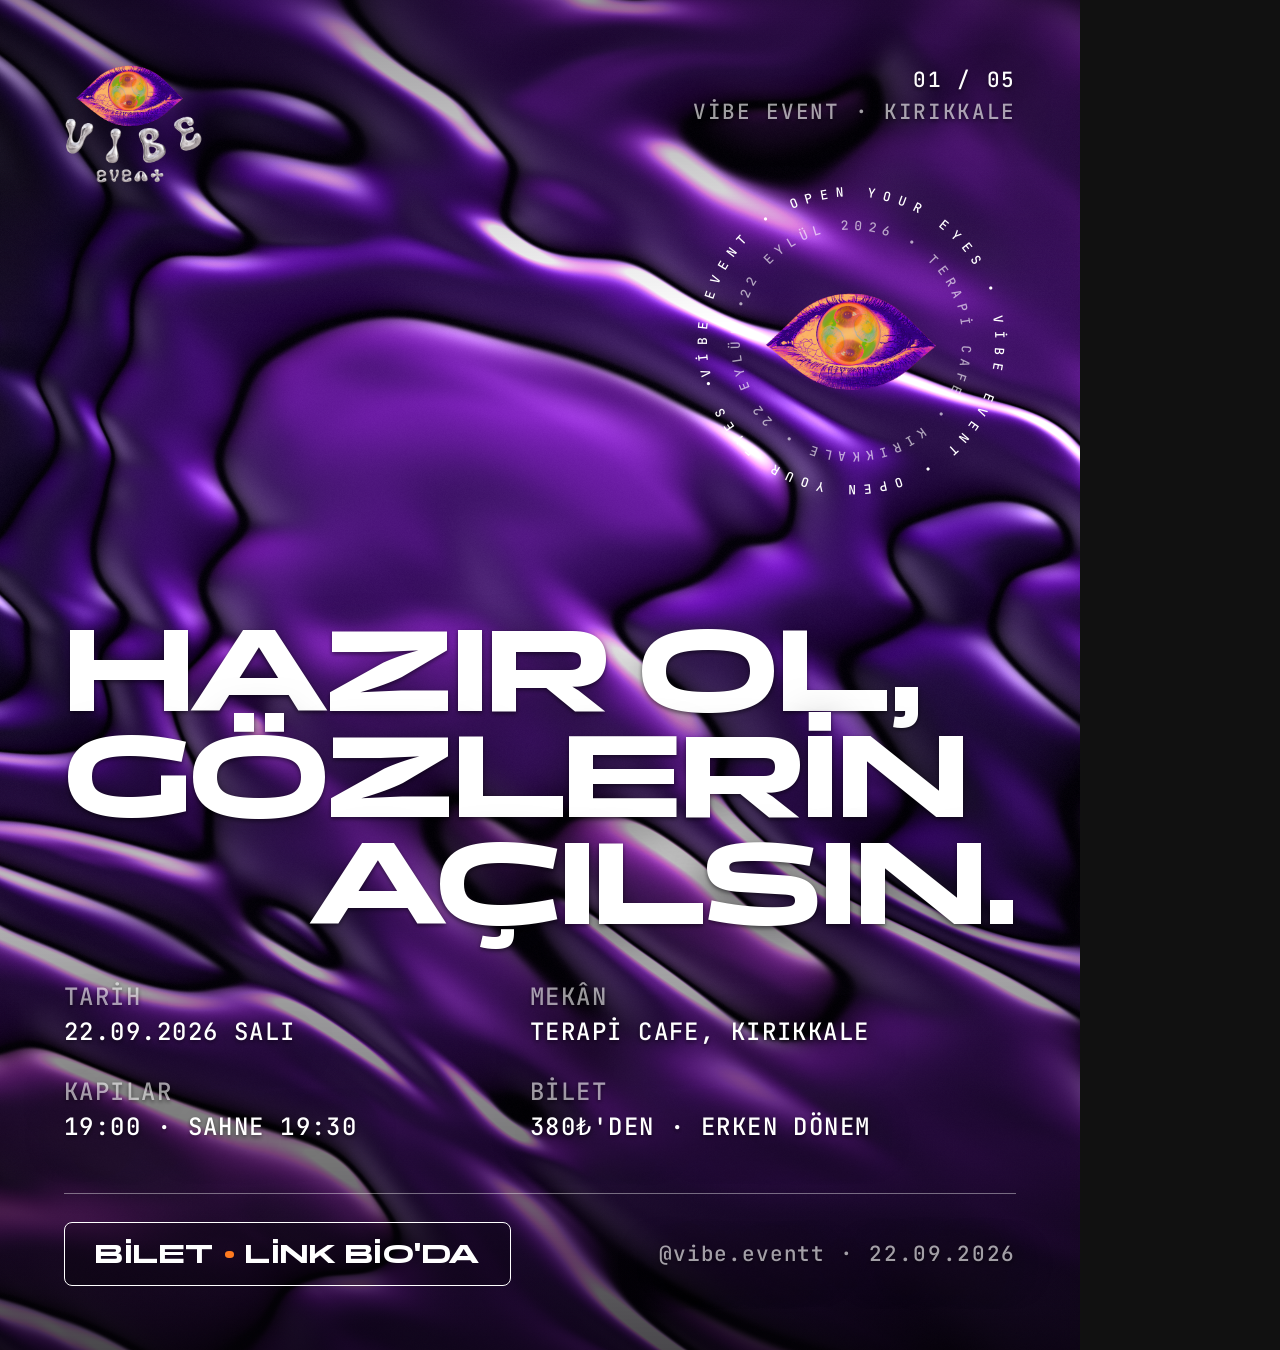
<file: sosyal/sablon.html>
<!doctype html>
<html lang="tr">
<head>
<meta charset="utf-8">
<title>Vibe Event — Instagram şablonu</title>
<style>
@font-face{font-family:"Panchang";src:url("../assets/fonts/panchang-500-tr.woff2") format("woff2");font-weight:500}
@font-face{font-family:"Panchang";src:url("../assets/fonts/panchang-700-tr.woff2") format("woff2");font-weight:700}
@font-face{font-family:"Panchang";src:url("../assets/fonts/panchang-800-tr.woff2") format("woff2");font-weight:800}
@font-face{font-family:"JetBrains Mono";src:url("../assets/fonts/jetbrains-mono-tr.woff2") format("woff2");font-weight:300 800}
:root{--bg:#040207;--turuncu:#FF7A1F;--display:"Panchang",sans-serif;--mono:"JetBrains Mono",monospace;--pad:64px;--golge:0 2px 4px rgba(4,2,7,.55),0 10px 40px rgba(4,2,7,.5)}
*{box-sizing:border-box;margin:0;padding:0}
html,body{background:#111;color:#fff}
.kare{position:relative;width:1080px;height:1350px;overflow:hidden;background:var(--bg);font-family:var(--mono)}
.kare.story{height:1920px}
#hero-canvas{position:absolute;inset:0;width:100%;height:100%;display:block}
.scrim{position:absolute;inset:0;background:linear-gradient(180deg,rgba(4,2,7,.42) 0%,rgba(4,2,7,0) 24%,rgba(4,2,7,0) 44%,rgba(4,2,7,.72) 100%)}
.kare.koyu .scrim{background:linear-gradient(180deg,rgba(4,2,7,.42) 0%,rgba(4,2,7,.05) 22%,rgba(4,2,7,.55) 46%,rgba(4,2,7,.86) 100%)}
.etiket{font:500 21px/1.5 var(--mono);text-transform:uppercase;letter-spacing:.08em;text-shadow:var(--golge)}
.etiket .soluk{color:rgba(255,255,255,.62)}
.etiket .el{text-transform:none;letter-spacing:.04em}
.alt-ic .etiket{white-space:nowrap}
.ust{position:absolute;top:var(--pad);left:var(--pad);right:var(--pad);display:flex;justify-content:space-between;align-items:flex-start}
.ust img{height:120px;width:auto;filter:drop-shadow(0 6px 24px rgba(4,2,7,.5))}
.ust .sag{text-align:right}
.ust .sag span{display:block}
.madalyon{position:absolute;right:var(--pad);top:176px;width:330px;height:330px}
.kare.story .madalyon{left:50%;top:520px;transform:translateX(-50%);width:540px;height:540px}
.kare.story .ust{top:250px}
.kare.story .alt{bottom:230px}
.madalyon svg{width:100%;height:100%;overflow:visible}
.madalyon text{font-family:var(--mono);font-weight:500;font-size:12.5px;letter-spacing:.16em;text-transform:uppercase;fill:#fff}
.madalyon .ic text{fill:rgba(255,255,255,.62)}
.icerik{position:absolute;left:var(--pad);right:var(--pad);bottom:205px}
.kare.story .icerik{bottom:420px}
.baslik{font:700 118px/.9 var(--display);text-transform:uppercase;letter-spacing:-.015em;text-shadow:var(--golge)}
.baslik span{display:block}
.baslik .sag{text-align:right}
.kare.story .baslik{font-size:118px}
.hud{display:grid;grid-template-columns:1fr 1fr;gap:26px 32px;margin-top:44px;max-width:900px}
.hud div{font:500 24px/1.45 var(--mono);text-transform:uppercase;letter-spacing:.06em;text-shadow:var(--golge)}
.hud span{display:block;color:rgba(255,255,255,.6)}
.alt{position:absolute;left:var(--pad);right:var(--pad);bottom:var(--pad)}
.alt .cizgi{display:block;height:1px;background:rgba(255,255,255,.4);margin-bottom:28px}
.alt-ic{display:flex;justify-content:space-between;align-items:center;gap:24px}
.pill{display:inline-flex;align-items:center;gap:10px;border:1.5px solid #fff;border-radius:8px;padding:0 30px;height:64px;font:700 26px/1 var(--display);text-transform:uppercase;letter-spacing:.02em;white-space:nowrap;text-shadow:none;background:rgba(4,2,7,.28)}
.pill i{font-style:normal;color:var(--turuncu)}
/* DJ */
.foto{position:absolute;right:var(--pad);top:230px;width:520px;height:640px;border-radius:12px;overflow:hidden;box-shadow:0 40px 90px rgba(4,2,7,.6)}
.foto img{width:100%;height:100%;object-fit:cover;display:block}
.dev{font:800 236px/.85 var(--display);text-transform:uppercase;letter-spacing:-.03em;text-shadow:var(--golge)}
.dev-alt{font:500 62px/1 var(--display);text-transform:uppercase;letter-spacing:.01em;margin-top:22px;text-shadow:var(--golge);color:rgba(255,255,255,.9)}
/* Bilet satırları */
.fiyatlar{margin-top:44px}
.fiyat{display:grid;grid-template-columns:1fr auto;gap:6px 24px;align-items:center;padding:20px 0;border-top:1px solid rgba(255,255,255,.35)}
.fiyat:last-child{border-bottom:1px solid rgba(255,255,255,.35)}
.fiyat .ad{font:700 36px/1 var(--display);text-transform:uppercase;letter-spacing:-.02em;text-shadow:var(--golge)}
.fiyat .meta{grid-column:1;font:500 22px/1.4 var(--mono);text-transform:uppercase;letter-spacing:.06em;color:rgba(255,255,255,.72);text-shadow:var(--golge)}
.fiyat .tutar{grid-column:2;grid-row:1/3;font:800 84px/1 var(--display);letter-spacing:-.02em;text-shadow:var(--golge)}
/* Adımlar */
.adimlar{list-style:none;margin-top:44px;display:grid;gap:22px}
.adimlar li{display:grid;grid-template-columns:80px 1fr;gap:16px;align-items:baseline;font:500 30px/1.4 var(--mono);text-shadow:var(--golge)}
.adimlar li b{font:800 40px/1 var(--display);color:var(--turuncu)}
/* İfade */
.ifade .baslik{font-size:104px;font-weight:800;letter-spacing:-.03em}
.satirlar{margin-top:44px;display:grid;gap:18px}
.satirlar div{display:flex;gap:18px;align-items:baseline;font:500 28px/1.45 var(--mono);text-shadow:var(--golge)}
.satirlar div::before{content:"";width:14px;height:14px;border-radius:50%;background:var(--turuncu);flex:none;transform:translateY(-2px)}
</style>
</head>
<body>
<div class="kare" id="kare">
  <canvas id="hero-canvas" data-olcek="2" data-oktav="4" data-seed="3.7" data-t="6"></canvas>
  <div class="scrim"></div>
  <header class="ust">
    <img src="../assets/brand/vibe-logo-lockup-800.png" alt="Vibe Event">
    <div class="etiket sag"><span id="sayfa"></span><span class="soluk">Vibe Event · Kırıkkale</span></div>
  </header>
  <div class="madalyon" id="madalyon">
    <svg viewBox="0 0 320 320">
      <defs>
        <path id="hd" d="M160,160 m-140,0 a140,140 0 1,1 280,0 a140,140 0 1,1 -280,0"/>
        <path id="hi" d="M160,160 m-108,0 a108,108 0 1,1 216,0 a108,108 0 1,1 -216,0"/>
      </defs>
      <image href="../assets/brand/vibe-logo-goz-512.png" x="76" y="112" width="168" height="97"/>
      <g class="dis" style="transform-origin:50% 50%;transform-box:fill-box;transform:rotate(-14deg)"><text><textPath href="#hd" textLength="879" lengthAdjust="spacing">Vibe Event • Open Your Eyes • Vibe Event • Open Your Eyes • </textPath></text></g>
      <g class="ic" style="transform-origin:50% 50%;transform-box:fill-box;transform:rotate(22deg)"><text><textPath href="#hi" textLength="678" lengthAdjust="spacing">22 Eylül 2026 • Terapi Cafe • Kırıkkale • 22 Eylül • </textPath></text></g>
    </svg>
  </div>
  <div class="foto" id="foto" hidden><img id="fotoImg" alt=""></div>
  <main class="icerik" id="icerik"></main>
  <footer class="alt">
    <span class="cizgi"></span>
    <div class="alt-ic">
      <span class="pill" id="cta"></span>
      <span class="etiket"><span class="soluk"><span class="el">@vibe.eventt</span> · 22.09.2026</span></span>
    </div>
  </footer>
</div>
<script>
  (function () {
    var key = new URLSearchParams(location.search).get('post') || '01-duyuru';
    window.__POST_KEY = key;
    var c = document.getElementById('hero-canvas');
    var seedler = { '01-duyuru': 3.7, '02-djtina': 5.1, '03-biletler': 7.9, '04-nasil': 2.3, '05-alkolsuz': 9.4, 'story-01-duyuru': 3.7, 'story-02-biletler': 7.9 };
    c.setAttribute('data-seed', seedler[key] || 3.7);
    if (key.indexOf('story') === 0) document.getElementById('kare').classList.add('story');
  })();
</script>
<script src="../assets/js/hero-shader.js"></script>
<script src="postlar.js"></script>
<script>
  (function () {
    var key = window.__POST_KEY, p = window.POSTLAR[key];
    var kare = document.getElementById('kare'), icerik = document.getElementById('icerik');
    var h = function (tag, cls, html) { var e = document.createElement(tag); if (cls) e.className = cls; if (html != null) e.innerHTML = html; return e; };
    document.getElementById('sayfa').textContent = p.sayfa || (p.tip === 'story' ? 'Story' : '');
    document.getElementById('cta').innerHTML = p.cta.replace('·', '<i>•</i>');
    var hud = function () { if (!p.hud) return; var g = h('div', 'hud'); p.hud.forEach(function (x) { g.appendChild(h('div', '', '<span>' + x[0] + '</span>' + x[1])); }); icerik.appendChild(g); };
    if (p.duzen === 'duyuru') {
      var b = h('h1', 'baslik'); p.baslik.forEach(function (s, i) { b.appendChild(h('span', i === p.baslik.length - 1 ? 'sag' : '', s)); }); icerik.appendChild(b); hud();
    } else if (p.duzen === 'dj') {
      document.getElementById('madalyon').hidden = true;
      var f = document.getElementById('foto'); f.hidden = false; document.getElementById('fotoImg').src = p.foto;
      icerik.appendChild(h('h1', 'dev', p.dev)); icerik.appendChild(h('div', 'dev-alt', p.alt)); hud();
    } else if (p.duzen === 'bilet') {
      kare.classList.add('koyu');
      document.getElementById('madalyon').hidden = p.tip !== 'story'; if (p.tip === 'story') document.getElementById('madalyon').style.top = '300px';
      var b2 = h('h1', 'baslik'); p.baslik.forEach(function (s) { b2.appendChild(h('span', '', s)); }); b2.style.fontSize = p.tip === 'story' ? '120px' : '96px'; icerik.appendChild(b2);
      var l = h('div', 'fiyatlar'); p.satirlar.forEach(function (r) { l.appendChild(h('div', 'fiyat', '<span class="ad">' + r[0] + '</span><span class="tutar">' + r[2] + '</span><span class="meta">' + r[1] + '</span>')); }); icerik.appendChild(l);
    } else if (p.duzen === 'adimlar') {
      kare.classList.add('koyu');
      var b3 = h('h1', 'baslik'); p.baslik.forEach(function (s) { b3.appendChild(h('span', '', s)); }); b3.style.fontSize = '96px'; icerik.appendChild(b3);
      var ol = h('ol', 'adimlar'); p.adimlar.forEach(function (s, i) { ol.appendChild(h('li', '', '<b>0' + (i + 1) + '</b><span>' + s + '</span>')); }); icerik.appendChild(ol);
    } else if (p.duzen === 'ifade') {
      kare.classList.add('koyu'); icerik.classList.add('ifade');
      var b4 = h('h1', 'baslik'); p.baslik.forEach(function (s) { b4.appendChild(h('span', '', s)); }); icerik.appendChild(b4);
      var sl = h('div', 'satirlar'); p.satirlar.forEach(function (s) { sl.appendChild(h('div', '', s)); }); icerik.appendChild(sl);
    }
    var hazirla = function () { if (window.VIBE_HERO) window.VIBE_HERO.setScroll(p.scroll || 0); setTimeout(function () { window.__hazir = true; }, 400); };
    var fontlar = document.fonts ? document.fonts.ready : Promise.resolve();
    Promise.all([window.VIBE_HERO ? window.VIBE_HERO.ready : Promise.resolve(), fontlar]).then(hazirla);
  })();
</script>
</body>
</html>
</file>
<file: assets/css/site.css>
/* Vibe Event v2 — site.css
   Referans seviyesi: iridescent-ai. Siyah zemin, tam ekran likit-krom shader, Panchang display + JetBrains Mono HUD etiketleri,
   1px çerçeveli CTA, dev tipografi, marquee, dönen halka madalyon. Gerçek logo (göz + yazı) her yerde; yalnız göz: favicon + madalyon. */

@font-face{font-family:"Panchang";src:url("../fonts/panchang-500-tr.woff2") format("woff2");font-weight:500;font-display:block}
@font-face{font-family:"Panchang";src:url("../fonts/panchang-700-tr.woff2") format("woff2");font-weight:700;font-display:block}
@font-face{font-family:"Panchang";src:url("../fonts/panchang-800-tr.woff2") format("woff2");font-weight:800;font-display:block}
@font-face{font-family:"JetBrains Mono";src:url("../fonts/jetbrains-mono-tr.woff2") format("woff2");font-weight:300 800;font-display:swap}
@font-face{font-family:"JetBrains Mono Yedek";src:local("Courier New");size-adjust:100.32%;ascent-override:101.68%;descent-override:29.91%;line-gap-override:0%}
@font-face{font-family:"JetBrains Mono Yedek";src:local("Roboto Mono");size-adjust:100.32%;ascent-override:101.68%;descent-override:29.91%;line-gap-override:0%}

:root{
  --bg:#040207;
  --metin:#FFFFFF;
  --metin-2:rgba(255,255,255,.74);
  --metin-3:rgba(255,255,255,.52);
  --cizgi:rgba(255,255,255,.2);
  --cizgi-2:rgba(255,255,255,.42);
  --turuncu:#FF7A1F;
  --turuncu-metin:#1B0B03;
  --mor:#7900FF;
  --display:"Panchang","Segoe UI",Arial,sans-serif;
  --mono:"JetBrains Mono","JetBrains Mono Yedek",ui-monospace,Consolas,"Courier New",monospace;
  --pad:clamp(1rem,2.4vw,2.25rem);
  --ust:4.5rem;
  --exp:cubic-bezier(.16,1,.3,1);
}

*,*::before,*::after{box-sizing:border-box}
html{font-size:16px;-webkit-text-size-adjust:100%;background:var(--bg);overflow-x:clip}
@media (min-width:1600px){html{font-size:17px}}
@media (min-width:1921px){html{font-size:19px}}
@media (min-width:2561px){html{font-size:22px}}
body{margin:0;background:var(--bg);color:var(--metin);font:400 .9375rem/1.55 var(--mono)}
body.kilit{overflow:hidden}
img{max-width:100%;height:auto;display:block}
a{color:inherit}
p{margin:0}
h1,h2,h3{margin:0}
.gizli{position:absolute;width:1px;height:1px;overflow:hidden;clip:rect(0 0 0 0);white-space:nowrap}
:focus-visible{outline:2px solid #fff;outline-offset:3px}
.etiket{font:500 .8125rem/1.55 var(--mono);text-transform:uppercase;letter-spacing:.06em}
.ikon{width:1.1rem;height:1.1rem;flex:none;fill:none;stroke:currentColor;stroke-width:2;stroke-linecap:round;stroke-linejoin:round}

/* Lenis */
html.lenis,html.lenis body{height:auto}
.lenis.lenis-smooth{scroll-behavior:auto!important}
.lenis.lenis-smooth [data-lenis-prevent]{overscroll-behavior:contain}
.lenis.lenis-stopped{overflow:hidden}

/* ---------- Yükleyici ---------- */
.yukleme{position:fixed;inset:0;z-index:100;background:var(--bg);display:grid;place-items:center;transition:transform .85s var(--exp);will-change:transform}
.yukleme.bitti{transform:translateY(-101%);pointer-events:none}
.yukleme.gizle{display:none}
.yukleme-goz{width:clamp(8rem,18vw,14rem);transform:scale(0);opacity:0}
.yukleme-sayac,.yukleme-not{position:absolute;bottom:var(--pad);font:500 .8125rem/1 var(--mono);letter-spacing:.1em;text-transform:uppercase}
.yukleme-sayac{left:var(--pad)}
.yukleme-not{right:var(--pad);color:var(--metin-2)}

/* ---------- Üst bar ---------- */
.ust{position:fixed;top:0;left:0;right:0;z-index:60;display:flex;align-items:center;justify-content:space-between;gap:1rem;padding:0 var(--pad);height:var(--ust);transition:background .35s}
.ust.dolu{background:rgba(4,2,7,.9)}
.marka{display:inline-flex;align-items:center;text-decoration:none;flex:none}
.marka img{height:3rem;width:auto}
.ust-orta{position:absolute;left:50%;top:50%;transform:translate(-50%,-50%);font:500 .8125rem/1.5 var(--mono);color:var(--metin-2);text-align:center;max-width:19rem;text-transform:uppercase;letter-spacing:.06em}
.ust-sag{display:flex;align-items:center;gap:2rem}
.nav{display:flex;align-items:center;gap:1.75rem}
.nav a{font:500 .8125rem/1 var(--mono);text-transform:uppercase;letter-spacing:.08em;text-decoration:none;color:var(--metin-2);transition:color .2s}
.nav a:hover{color:#fff}
.nav-kapat{display:none}
.menu-btn{display:none;border:1px solid var(--cizgi-2);background:transparent;color:#fff;font:500 .8125rem/1 var(--mono);text-transform:uppercase;letter-spacing:.08em;padding:.9rem 1.1rem;border-radius:.25rem;cursor:pointer}

/* CTA (referans yapısı: çerçeveli etiket + ikon kutusu) */
.cta{display:inline-flex;align-items:stretch;gap:.4rem;text-decoration:none;color:#fff;font:700 1rem/1 var(--display);text-transform:uppercase;letter-spacing:.02em;cursor:pointer;border:0;background:transparent;padding:0}
.cta-etiket{border:1px solid #fff;border-radius:.25rem;padding:0 1.6rem;height:3rem;display:flex;align-items:center;white-space:nowrap;transition:background .25s,color .25s,border-color .25s}
.cta-ikon{border:1px solid #fff;border-radius:.25rem;width:3rem;height:3rem;display:grid;place-items:center;transition:background .25s,color .25s}
.cta:hover .cta-etiket,.cta:focus-visible .cta-etiket{background:var(--turuncu);border-color:var(--turuncu);color:var(--turuncu-metin)}
.cta:hover .cta-ikon,.cta:focus-visible .cta-ikon{background:#fff;color:var(--bg)}
.cta:active{transform:scale(.98)}
.cta-buyuk{font-size:1.25rem}
.cta-buyuk .cta-etiket{height:3.6rem;padding:0 2.3rem}
.cta-buyuk .cta-ikon{width:3.6rem;height:3.6rem}

/* ---------- Hero ---------- */
.hero{position:relative;height:190vh}
.hero-sabit{position:sticky;top:0;height:100vh;height:100dvh;overflow:hidden;background:var(--bg)}
#hero-canvas{position:absolute;inset:0;width:100%;height:100%;display:block}
.hero-yedek{position:absolute;inset:0;width:100%;height:100%;object-fit:cover;display:none}
.webgl-yok #hero-canvas{display:none}
.webgl-yok .hero-yedek{display:block}
.hero-sabit::after{content:"";position:absolute;inset:0;pointer-events:none;background:linear-gradient(180deg,rgba(4,2,7,.28) 0%,rgba(4,2,7,0) 22%,rgba(4,2,7,0) 48%,rgba(4,2,7,.58) 100%)}
.hero-ic{z-index:1}
.hud div,.hero-baslik,.hero-not{text-shadow:0 1px 2px rgba(4,2,7,.5),0 6px 24px rgba(4,2,7,.45)}
.hero-ic{position:absolute;inset:0;display:grid;grid-template-rows:auto 1fr auto;padding:calc(var(--ust) + .5rem) var(--pad) var(--pad)}
.hero-not{grid-row:1;font:500 .8125rem/1.55 var(--mono);color:var(--metin-2);max-width:22rem;text-transform:uppercase;letter-spacing:.06em;align-self:start}
.hero-alt-blok{grid-row:3;align-self:end}
.hud{display:grid;grid-template-columns:repeat(4,1fr);gap:1rem;margin-bottom:1.75rem;max-width:74rem}
.hud div{font:500 .8125rem/1.5 var(--mono);text-transform:uppercase;letter-spacing:.06em;color:#fff}
.hud span{display:block;color:var(--metin-3)}
.hero-baslik{font:700 clamp(3.1rem,8.6vw,7.75rem)/.9 var(--display);text-transform:uppercase;letter-spacing:-.015em}
.satir{display:block;overflow:hidden}
.satir>span{display:block;transform:translateY(112%);transition:transform 1.15s var(--exp);transition-delay:var(--d,0s)}
.hazir .satir>span{transform:none}
.hero-son{display:flex;align-items:center;gap:1.4rem;margin-top:.9rem}
.hero-son .cizgi{flex:1;height:1px;background:var(--cizgi-2);transform:scaleX(0);transform-origin:left;transition:transform 1.4s var(--exp) .5s}
.hazir .hero-son .cizgi{transform:none}
.hero-son img{width:2.6rem;flex:none}
.hero-son .satir{flex:none}

/* Madalyon: yalnız göz + iç içe ters dönen iki metin halkası */
.madalyon{position:absolute;right:var(--pad);top:50%;transform:translateY(-56%);width:clamp(11rem,19vw,17rem);aspect-ratio:1;opacity:0;transition:opacity 1s var(--exp) .6s}
.hazir .madalyon{opacity:1}
.madalyon svg,.rozet svg{width:100%;height:100%;overflow:visible;display:block}
.halka{transform-origin:50% 50%;transform-box:fill-box}
.halka-dis{animation:don 32s linear infinite}
.halka-ic{animation:don-ters 22s linear infinite}
.madalyon text,.rozet text{font-family:var(--mono);font-weight:500;font-size:12.5px;letter-spacing:.16em;text-transform:uppercase;fill:#fff}
.halka-ic text{fill:rgba(255,255,255,.62)}
@keyframes don{to{transform:rotate(360deg)}}
@keyframes don-ters{to{transform:rotate(-360deg)}}

/* Kademe: düşük donanımda düşük iç çözünürlük yumuşatılır; statikte tek kare kalır */
[data-hero="dusuk"] #hero-canvas{filter:blur(.55px) saturate(1.05)}
[data-hero="statik"] #hero-canvas{filter:blur(.4px)}
[data-hero="statik"] .hero-sabit::after{background:linear-gradient(180deg,rgba(4,2,7,.34) 0%,rgba(4,2,7,.06) 22%,rgba(4,2,7,.08) 48%,rgba(4,2,7,.66) 100%)}
.blok:not(.hero),.icerik-blok{content-visibility:auto;contain-intrinsic-size:auto 720px}

/* ---------- Genel bölümler ---------- */
.blok{position:relative;padding:clamp(4rem,9vw,8rem) var(--pad);background:var(--bg)}
.blok-ic{max-width:112rem;margin-inline:auto}
.rv{opacity:0;transform:translateY(26px);transition:opacity 1s var(--exp),transform 1s var(--exp);transition-delay:var(--d,0s)}
.rv.gor{opacity:1;transform:none}
.bolum-baslik{font:700 clamp(2rem,4.8vw,4.4rem)/.92 var(--display);text-transform:uppercase;letter-spacing:-.015em}
.baglanti{display:inline-flex;align-items:center;gap:.6rem;color:#fff;text-decoration:none;font:500 .8125rem/1 var(--mono);text-transform:uppercase;letter-spacing:.08em;border-bottom:1px solid var(--cizgi-2);padding-bottom:.35rem;transition:border-color .2s}
.baglanti:hover{border-color:#fff}

/* DJ TINA */
.dev{font:800 clamp(4rem,14vw,14rem)/.85 var(--display);text-transform:uppercase;letter-spacing:-.03em}
.dev-alt{display:flex;justify-content:space-between;align-items:end;gap:1.5rem;margin-top:.8rem}
.dev-alt .seri{font:500 clamp(1.3rem,3.4vw,3rem)/1 var(--display);text-transform:uppercase;letter-spacing:.01em;color:var(--metin-2)}
.dev-alt .etiket{color:var(--metin-3);text-align:right}
.etkinlik-grid{display:grid;grid-template-columns:7fr 5fr;gap:clamp(1.5rem,4vw,4rem);margin-top:clamp(2rem,5vw,4rem);align-items:start}
.afis{border-radius:.5rem;overflow:hidden;transform-style:preserve-3d;will-change:transform;transition:transform .4s var(--exp)}
.afis img{width:100%}
.kunye-giris{font:400 1rem/1.7 var(--mono);color:var(--metin-2);margin-bottom:1.5rem;max-width:44ch}
.kunye{display:grid}
.kunye div{display:grid;grid-template-columns:7rem 1fr;gap:1rem;padding:.95rem 0;border-top:1px solid var(--cizgi);font:500 .8125rem/1.6 var(--mono);text-transform:uppercase;letter-spacing:.06em}
.kunye div:last-child{border-bottom:1px solid var(--cizgi)}
.kunye span{color:var(--metin-3)}
.kunye-cta{margin-top:2rem}

/* Biletler */
.bilet-bas{display:flex;justify-content:space-between;align-items:end;gap:2rem;margin-bottom:1.75rem;flex-wrap:wrap}
.bilet-bas .etiket{color:var(--metin-3);max-width:34rem}
.fiyat-liste{display:grid}
.fiyat-satir{display:grid;grid-template-columns:1.2fr 1fr auto;gap:1.5rem;align-items:center;padding:1.7rem 0;border-top:1px solid var(--cizgi);text-decoration:none;color:#fff;transition:background .3s,color .3s,padding .3s}
.fiyat-satir:last-of-type{border-bottom:1px solid var(--cizgi)}
.fiyat-satir .ad{font:700 clamp(1.4rem,3vw,2.6rem)/1 var(--display);text-transform:uppercase;letter-spacing:-.01em}
.fiyat-satir .meta{font:500 .8125rem/1.6 var(--mono);text-transform:uppercase;letter-spacing:.06em;color:var(--metin-2)}
.fiyat-satir .tutar{font:800 clamp(2.4rem,6vw,5.5rem)/1 var(--display);letter-spacing:-.02em;white-space:nowrap}
.fiyat-satir:hover,.fiyat-satir:focus-visible{background:var(--turuncu);color:var(--turuncu-metin);padding-inline:1.25rem}
.fiyat-satir:hover .meta{color:var(--turuncu-metin)}
.bilet-alt{display:flex;justify-content:space-between;align-items:center;gap:2rem;margin-top:2rem;flex-wrap:wrap}
.bilet-alt .etiket{color:var(--metin-3)}

/* Marquee + kural özeti */
.marquee-blok{padding-inline:0}
.marquee{overflow:hidden;padding:clamp(2.5rem,5vw,4.5rem) 0;border-top:1px solid var(--cizgi);border-bottom:1px solid var(--cizgi)}
.marquee-ic{display:flex;white-space:nowrap;will-change:transform;width:max-content}
.marquee-ic span{font:700 clamp(4rem,10vw,10rem)/1 var(--display);text-transform:uppercase;letter-spacing:-.02em;padding-right:3rem}
.marquee-ic span i{font-style:normal;color:var(--turuncu)}
.kural-ozet{display:grid;grid-template-columns:repeat(3,1fr);gap:2rem;padding:clamp(2.5rem,5vw,4rem) var(--pad) 0;max-width:112rem;margin-inline:auto}
.kural-ozet div{font:500 .8125rem/1.7 var(--mono);text-transform:uppercase;letter-spacing:.06em;color:var(--metin-2)}
.kural-ozet b{display:block;color:var(--turuncu);font-weight:500;margin-bottom:.5rem}
.kural-ozet .baglanti{margin-top:1.25rem}

/* İletişim */
.iletisim-grid{display:grid;grid-template-columns:1.3fr 1fr;gap:3rem;align-items:end}
.iletisim-grid .dev{font-size:clamp(2.6rem,8.4vw,8.4rem);letter-spacing:-.02em}
.iletisim-grid .etiket{color:var(--metin-2);margin-top:1.5rem;max-width:40rem;text-transform:none;letter-spacing:0;font-size:1rem;line-height:1.7}
.iletisim-grid .cta{margin-top:2rem}
.ig-liste{display:grid;gap:.75rem}
.ig{display:flex;align-items:center;justify-content:space-between;gap:1rem;border:1px solid var(--cizgi-2);border-radius:.25rem;padding:1rem 1.25rem;text-decoration:none;color:#fff;font:500 .8125rem/1.4 var(--mono);text-transform:uppercase;letter-spacing:.08em;transition:background .25s,color .25s,border-color .25s}
.ig:hover{background:#fff;color:var(--bg);border-color:#fff}
.ig .ikon{width:1.3rem;height:1.3rem;stroke-width:1.8}
.ig small{font-size:.75rem;letter-spacing:.04em;opacity:.7}

/* ---------- Altbilgi ---------- */
.altbilgi{padding:2rem var(--pad) 1rem;border-top:1px solid var(--cizgi)}
.altbilgi-ic{display:flex;flex-wrap:wrap;justify-content:space-between;align-items:center;gap:1rem 2rem;font:500 .75rem/1.6 var(--mono);text-transform:uppercase;letter-spacing:.08em;color:var(--metin-2);max-width:112rem;margin-inline:auto}
.altbilgi nav{display:flex;flex-wrap:wrap;gap:1.25rem}
.altbilgi nav a{color:var(--metin-2);text-decoration:none}
.altbilgi nav a:hover{color:#fff}
.altbilgi .algow-credit-wrap{text-align:center;padding:1.5rem 1rem .25rem;line-height:1;width:100%}
.altbilgi .algow-credit{display:inline-flex;align-items:center;gap:9px;font:600 10px/1 system-ui,-apple-system,"Segoe UI",Roboto,Helvetica,Arial,sans-serif;letter-spacing:.22em;text-transform:uppercase;color:#9a9a9a;text-decoration:none;opacity:.8;transition:opacity .25s}
.altbilgi .algow-credit:hover{opacity:1}
.altbilgi .algow-credit img{height:15px;width:auto;display:block}

/* ---------- Sabit rozet (hero geçilince) ---------- */
.rozet{position:fixed;right:var(--pad);bottom:var(--pad);z-index:55;width:7.5rem;aspect-ratio:1;opacity:0;transform:scale(.8);pointer-events:none;transition:opacity .6s var(--exp),transform .6s var(--exp)}
.rozet.gor{opacity:1;transform:none;pointer-events:auto}
.rozet text{font-size:13px}

/* ---------- Bilet sayfası ---------- */
.sayfa-bas{padding:calc(var(--ust) + clamp(2.5rem,6vw,5rem)) var(--pad) clamp(2rem,4vw,3rem);position:relative;overflow:hidden}
.sayfa-bas-arka{position:absolute;inset:0;background:url("../img/hero-fallback.jpg") center/cover;opacity:.32}
.sayfa-bas-arka::after{content:"";position:absolute;inset:0;background:linear-gradient(180deg,rgba(4,2,7,.35),var(--bg))}
.sayfa-bas-ic{position:relative;max-width:112rem;margin-inline:auto}
.sayfa-bas .dev{font-size:clamp(2.6rem,7.5vw,7rem);letter-spacing:-.02em}
.sayfa-bas .hud{margin:1.75rem 0 0}
.bilet-ic{display:grid;grid-template-columns:7fr 5fr;gap:clamp(1.5rem,3vw,3rem);align-items:start;padding:0 var(--pad) clamp(3rem,6vw,5rem);max-width:112rem;margin-inline:auto}
.form-panel{border:1px solid var(--cizgi);border-radius:.5rem;padding:1.6rem;display:grid;gap:1.25rem}
.form-panel + .form-panel{margin-top:1rem}
.panel-bas{display:flex;align-items:baseline;gap:1rem}
.panel-bas .no{font:800 2rem/1 var(--display);color:var(--turuncu)}
.panel-bas h2{font:700 1.25rem/1.1 var(--display);text-transform:uppercase}
.panel-bas p{font:500 .8125rem/1.5 var(--mono);color:var(--metin-3);text-transform:uppercase;letter-spacing:.06em;margin-top:.35rem}
.alan{display:grid;gap:.45rem}
.alan label{font:500 .8125rem/1 var(--mono);text-transform:uppercase;letter-spacing:.08em;color:var(--metin-2)}
.alan input{width:100%;min-height:3.1rem;padding:0 1rem;border:1px solid var(--cizgi-2);border-radius:.25rem;background:transparent;color:#fff;font:500 1rem var(--mono)}
.alan input::placeholder{color:var(--metin-3)}
.alan input:focus{outline:none;border-color:#fff}
.alan input[aria-invalid="true"]{border-color:var(--turuncu)}
.alan .yardim{font:400 .8125rem/1.5 var(--mono);color:var(--metin-3)}
.alan-grid{display:grid;grid-template-columns:1fr 1fr;gap:1rem}
.alan[hidden]{display:none}
.secenekler{display:grid;gap:.6rem}
.secenek{display:grid;grid-template-columns:1.2rem 1fr auto;gap:1rem;align-items:center;padding:1rem 1.2rem;border:1px solid var(--cizgi);border-radius:.25rem;cursor:pointer;transition:border-color .2s,background .2s}
.secenek:hover{border-color:var(--cizgi-2)}
.secenek:has(input:checked){border-color:#fff;background:rgba(255,255,255,.04)}
.secenek input{appearance:none;width:1rem;height:1rem;border-radius:50%;border:1px solid var(--cizgi-2);margin:0;cursor:pointer}
.secenek input:checked{background:var(--turuncu);border-color:var(--turuncu);box-shadow:inset 0 0 0 .22rem var(--bg)}
.secenek strong{font:700 1.05rem/1.1 var(--display);text-transform:uppercase;display:block}
.secenek span{font:500 .78rem/1.5 var(--mono);text-transform:uppercase;letter-spacing:.06em;color:var(--metin-3)}
.secenek .tutar{font:800 1.5rem/1 var(--display)}
.tutar-satir{display:flex;justify-content:space-between;align-items:center;gap:1rem;padding:1rem 1.2rem;border:1px solid var(--cizgi);border-radius:.25rem;font:500 .8125rem/1 var(--mono);text-transform:uppercase;letter-spacing:.08em;color:var(--metin-2)}
.tutar-satir output{font:800 1.6rem/1 var(--display);color:#fff}
.iban{border:1px solid var(--cizgi);border-radius:.25rem;padding:1.2rem 1.3rem;display:grid;gap:.6rem}
.iban .etiket{color:var(--metin-3)}
.iban code{font:600 1.15rem/1.45 var(--mono);letter-spacing:.04em;word-break:break-word}
.iban-alt{display:flex;flex-wrap:wrap;align-items:center;justify-content:space-between;gap:.75rem}
.iban-alt strong{font-weight:600}
.kopyala{border:1px solid var(--cizgi-2);background:transparent;color:#fff;border-radius:.25rem;padding:.8rem 1rem;font:500 .78rem/1 var(--mono);text-transform:uppercase;letter-spacing:.08em;cursor:pointer;display:inline-flex;align-items:center;gap:.5rem;transition:background .2s,color .2s}
.kopyala:hover{background:#fff;color:var(--bg)}
.dekont{display:grid;justify-items:center;gap:.5rem;padding:2rem 1rem;border:1px dashed var(--cizgi-2);border-radius:.25rem;text-align:center;cursor:pointer;transition:border-color .2s,background .2s}
.dekont:hover,.dekont.surukle{border-color:#fff;background:rgba(255,255,255,.04)}
.dekont .ikon{width:1.8rem;height:1.8rem;color:var(--turuncu)}
.dekont strong{font:500 .9rem/1.4 var(--mono)}
.dekont span{font:400 .78rem/1.5 var(--mono);color:var(--metin-3)}
.dosya-adi{display:none;font:600 .85rem/1.4 var(--mono);color:var(--turuncu);word-break:break-word}
.dosya-adi.acik{display:block}
.onay{display:flex;gap:.8rem;align-items:flex-start;cursor:pointer;font:400 .9rem/1.5 var(--mono)}
.onay input{width:1.15rem;height:1.15rem;flex:none;margin:.15rem 0 0;accent-color:var(--turuncu)}
.hata{display:none;border:1px solid var(--turuncu);color:#fff;padding:1rem 1.2rem;border-radius:.25rem;font:500 .875rem/1.5 var(--mono)}
.hata.acik{display:block}
.gonder{width:100%;justify-content:center}
.gonder .cta-etiket{flex:1;justify-content:center;height:3.6rem;font-size:1.15rem}
.yan{position:sticky;top:calc(var(--ust) + 1rem);display:grid;gap:1rem}
.yan-panel{border:1px solid var(--cizgi);border-radius:.5rem;padding:1.4rem}
.yan-panel h2{font:700 1.05rem/1.1 var(--display);text-transform:uppercase;margin-bottom:1rem}
.ozet{display:flex;gap:1rem;align-items:center}
.ozet img{width:5.5rem;flex:none;border-radius:.25rem}
.ozet strong{font:700 .95rem/1.25 var(--display);text-transform:uppercase;display:block}
.ozet span{display:block;font:500 .75rem/1.6 var(--mono);text-transform:uppercase;letter-spacing:.06em;color:var(--metin-2)}
.mini-adimlar{display:grid;gap:.85rem;counter-reset:mini;margin:0;padding:0;list-style:none}
.mini-adimlar li{display:grid;grid-template-columns:1.6rem 1fr;gap:.8rem;align-items:start;color:var(--metin-2);font:400 .875rem/1.6 var(--mono)}
.mini-adimlar li::before{counter-increment:mini;content:counter(mini,decimal-leading-zero);font:500 .75rem/1.6 var(--mono);color:var(--turuncu);letter-spacing:.06em}
.ortu{position:fixed;inset:0;z-index:110;display:none;place-items:center;background:rgba(4,2,7,.97);padding:1.5rem}
.ortu.acik{display:grid}
.ortu-kutu{max-width:30rem;width:100%;border:1px solid var(--cizgi);border-radius:.5rem;padding:2.25rem;text-align:center;display:grid;gap:1rem;justify-items:center;background:var(--bg)}
.ortu-kutu h2{font:700 1.6rem/1 var(--display);text-transform:uppercase}
.ortu-kutu p{color:var(--metin-2);font:400 .9rem/1.6 var(--mono)}
.ortu-kutu img{width:7rem}
.donen{width:2.6rem;height:2.6rem;border-radius:50%;border:2px solid var(--cizgi);border-top-color:var(--turuncu);animation:don 1s linear infinite}
.bilet-no{font:800 2rem/1 var(--display);color:var(--turuncu);letter-spacing:.02em;word-break:break-all}
#appsScriptResponse{position:absolute;width:1px;height:1px;left:-9999px;top:0;opacity:0;border:0;pointer-events:none}
.icerik-blok{padding:clamp(3rem,6vw,5rem) var(--pad);border-top:1px solid var(--cizgi)}
.icerik-blok .blok-ic{display:grid;grid-template-columns:5fr 7fr;gap:clamp(2rem,4vw,4rem);align-items:start}
.adimlar{display:grid;gap:0;counter-reset:adim;margin:0;padding:0;list-style:none}
.adim{display:grid;grid-template-columns:4rem 1fr;gap:1rem;padding:1.4rem 0;border-top:1px solid var(--cizgi)}
.adim:last-child{border-bottom:1px solid var(--cizgi)}
.adim .no{font:800 1.9rem/1 var(--display);color:var(--turuncu)}
.adim h3{font:700 1.05rem/1.2 var(--display);text-transform:uppercase;margin-bottom:.4rem}
.adim p{font:400 .9rem/1.65 var(--mono);color:var(--metin-2)}
.kurallar{display:grid;gap:0}
.kural{padding:1.4rem 0;border-top:1px solid var(--cizgi)}
.kural:last-child{border-bottom:1px solid var(--cizgi)}
.kural h3{font:700 1.05rem/1.2 var(--display);text-transform:uppercase;margin-bottom:.5rem}
.kural p{font:400 .9rem/1.65 var(--mono);color:var(--metin-2)}
.sss{display:grid;gap:0}
.sss details{border-top:1px solid var(--cizgi)}
.sss details:last-child{border-bottom:1px solid var(--cizgi)}
.sss summary{cursor:pointer;list-style:none;display:flex;justify-content:space-between;align-items:center;gap:1rem;padding:1.15rem 0;font:700 1rem/1.3 var(--display);text-transform:uppercase}
.sss summary::-webkit-details-marker{display:none}
.sss summary .ikon{transition:transform .25s;color:var(--turuncu)}
.sss details[open] summary .ikon{transform:rotate(180deg)}
.sss details p{padding:0 0 1.25rem;font:400 .9rem/1.65 var(--mono);color:var(--metin-2)}

/* ---------- Hareket azaltma ---------- */
@media (prefers-reduced-motion:reduce){
  .halka-dis,.halka-ic,.donen{animation:none}
  .satir>span,.rv,.hero-son .cizgi,.madalyon{transition:none}
  .yukleme{transition:none}
}

/* ---------- Duyarlılık ---------- */
@media (max-width:1400px){.ust-orta{display:none}}
@media (max-width:1024px){
  .etkinlik-grid,.iletisim-grid,.bilet-ic,.icerik-blok .blok-ic{grid-template-columns:1fr}
  .yan{position:static}
  .hud{grid-template-columns:repeat(2,1fr)}
}
@media (max-width:900px){
  .nav{display:none}
  .menu-btn{display:inline-flex}
  .nav.acik{display:flex;position:fixed;inset:0;z-index:70;background:var(--bg);flex-direction:column;justify-content:center;align-items:flex-start;padding:var(--pad);gap:1.4rem}
  .nav.acik a{font:700 2.4rem/1 var(--display);text-transform:uppercase;letter-spacing:-.01em;color:#fff}
  .nav.acik .nav-kapat{display:inline-flex;position:absolute;top:1rem;right:var(--pad);font:500 .8125rem/1 var(--mono);letter-spacing:.08em;border:1px solid var(--cizgi-2);border-radius:.25rem;padding:.9rem 1.1rem;background:transparent;color:#fff;cursor:pointer;text-transform:uppercase}
  .kural-ozet{grid-template-columns:1fr}
  .fiyat-satir{grid-template-columns:1fr auto}
  .fiyat-satir .meta{grid-column:1/-1;margin-top:-.5rem}
}
@media (max-width:600px){
  :root{--pad:1rem;--ust:4rem}
  .marka img{height:2.5rem}
  .ust-sag{gap:.6rem}
  .ust .cta{font-size:.85rem}
  .ust .cta-etiket{padding:0 1rem;height:2.6rem}
  .ust .cta-ikon{display:none}
  .menu-btn{padding:.75rem .8rem}
  .hero{height:170vh}
  .hero-not{display:none}
  .hud{grid-template-columns:1fr 1fr;gap:.75rem .5rem;margin-bottom:1.25rem}
  .hero-baslik{font-size:clamp(2.5rem,11.5vw,3.5rem)}
  .madalyon{width:8.5rem;top:calc(var(--ust) + .75rem);transform:none}
  .madalyon text{font-size:12px}
  .hero-son img{width:2rem}
  .dev{font-size:clamp(3.4rem,16vw,5rem)}
  .kunye div{grid-template-columns:5.5rem 1fr}
  .form-panel{padding:1.2rem}
  .alan-grid{grid-template-columns:1fr}
  .secenek{grid-template-columns:1.2rem 1fr}
  .secenek .tutar{grid-column:2}
  .rozet{width:5.5rem}
  .rozet text{font-size:14px}
  .marquee-ic span{padding-right:1.5rem}
}
@media (pointer:coarse){
  .nav a,.altbilgi nav a,.baglanti{min-height:2.75rem;display:inline-flex;align-items:center}
}
</file>
